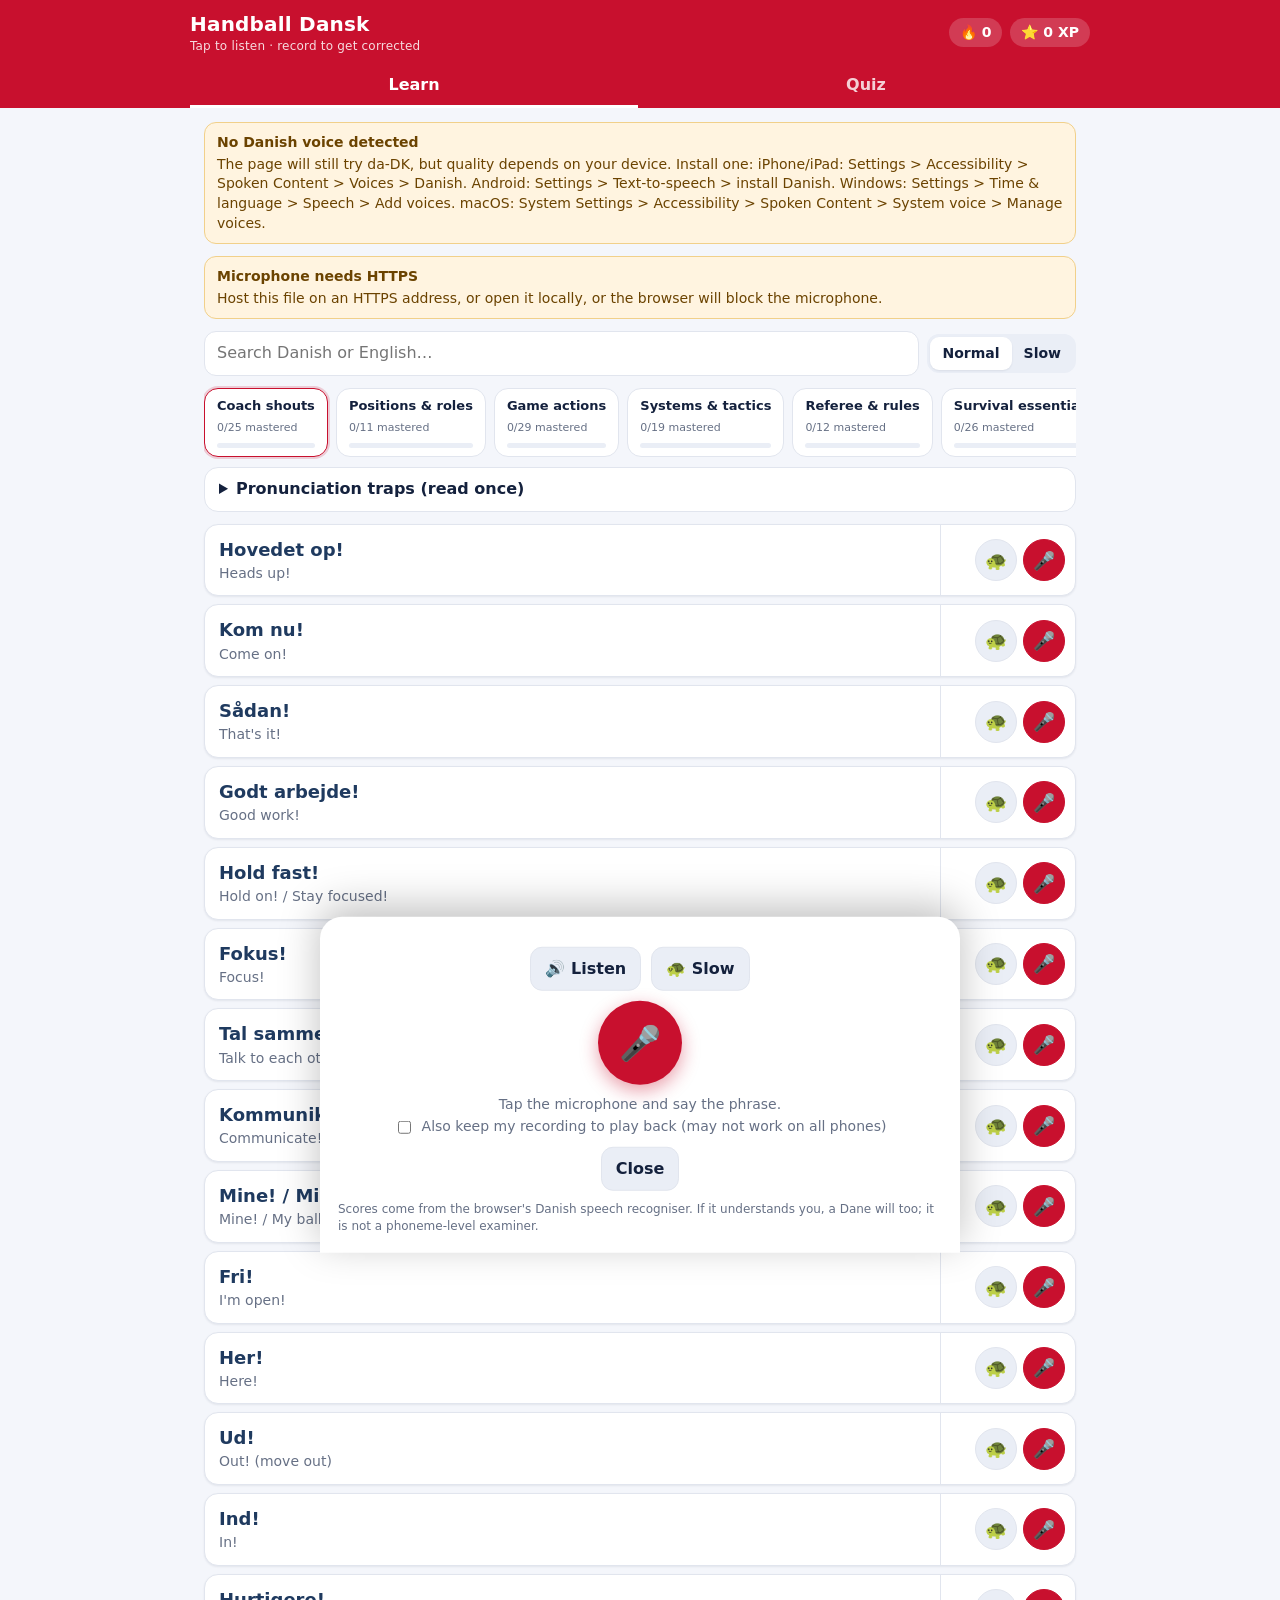
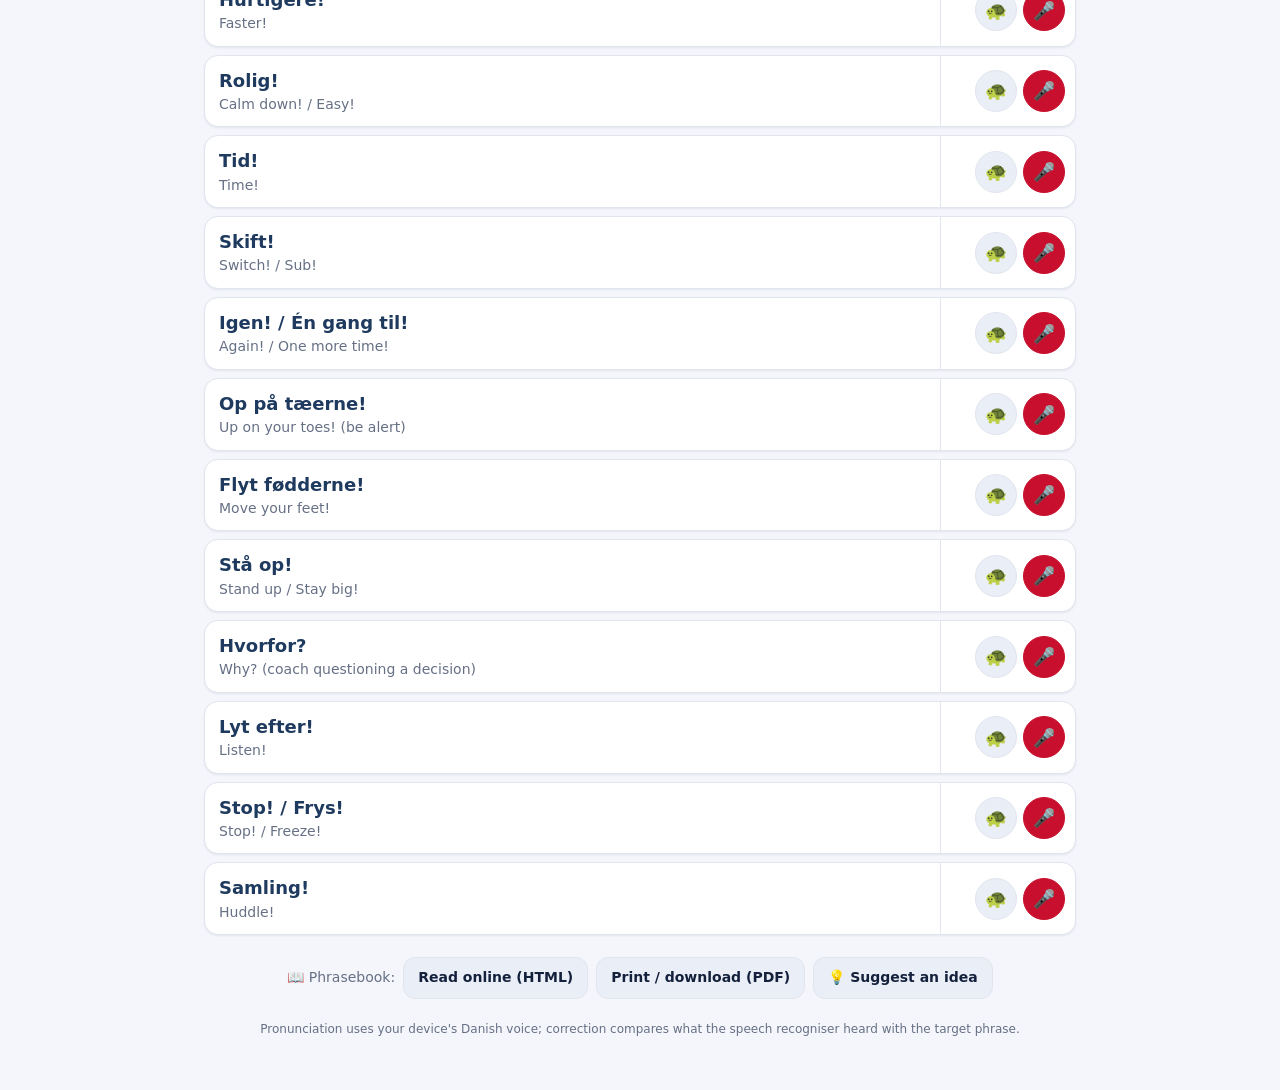
<file: index.html>
<!doctype html>
<html lang="en">
<head>
<meta charset="utf-8">
<meta name="viewport" content="width=device-width,initial-scale=1">
<title>Handball Dansk</title>
<link rel="icon" type="image/svg+xml" href="favicon.svg">
<link rel="apple-touch-icon" href="apple-touch-icon.png">
<meta http-equiv="refresh" content="0; url=danish-handball-trainer.html">
<link rel="canonical" href="danish-handball-trainer.html">
</head>
<body>
<p><a href="danish-handball-trainer.html">Open Handball Dansk</a></p>
</body>
</html>
</file>
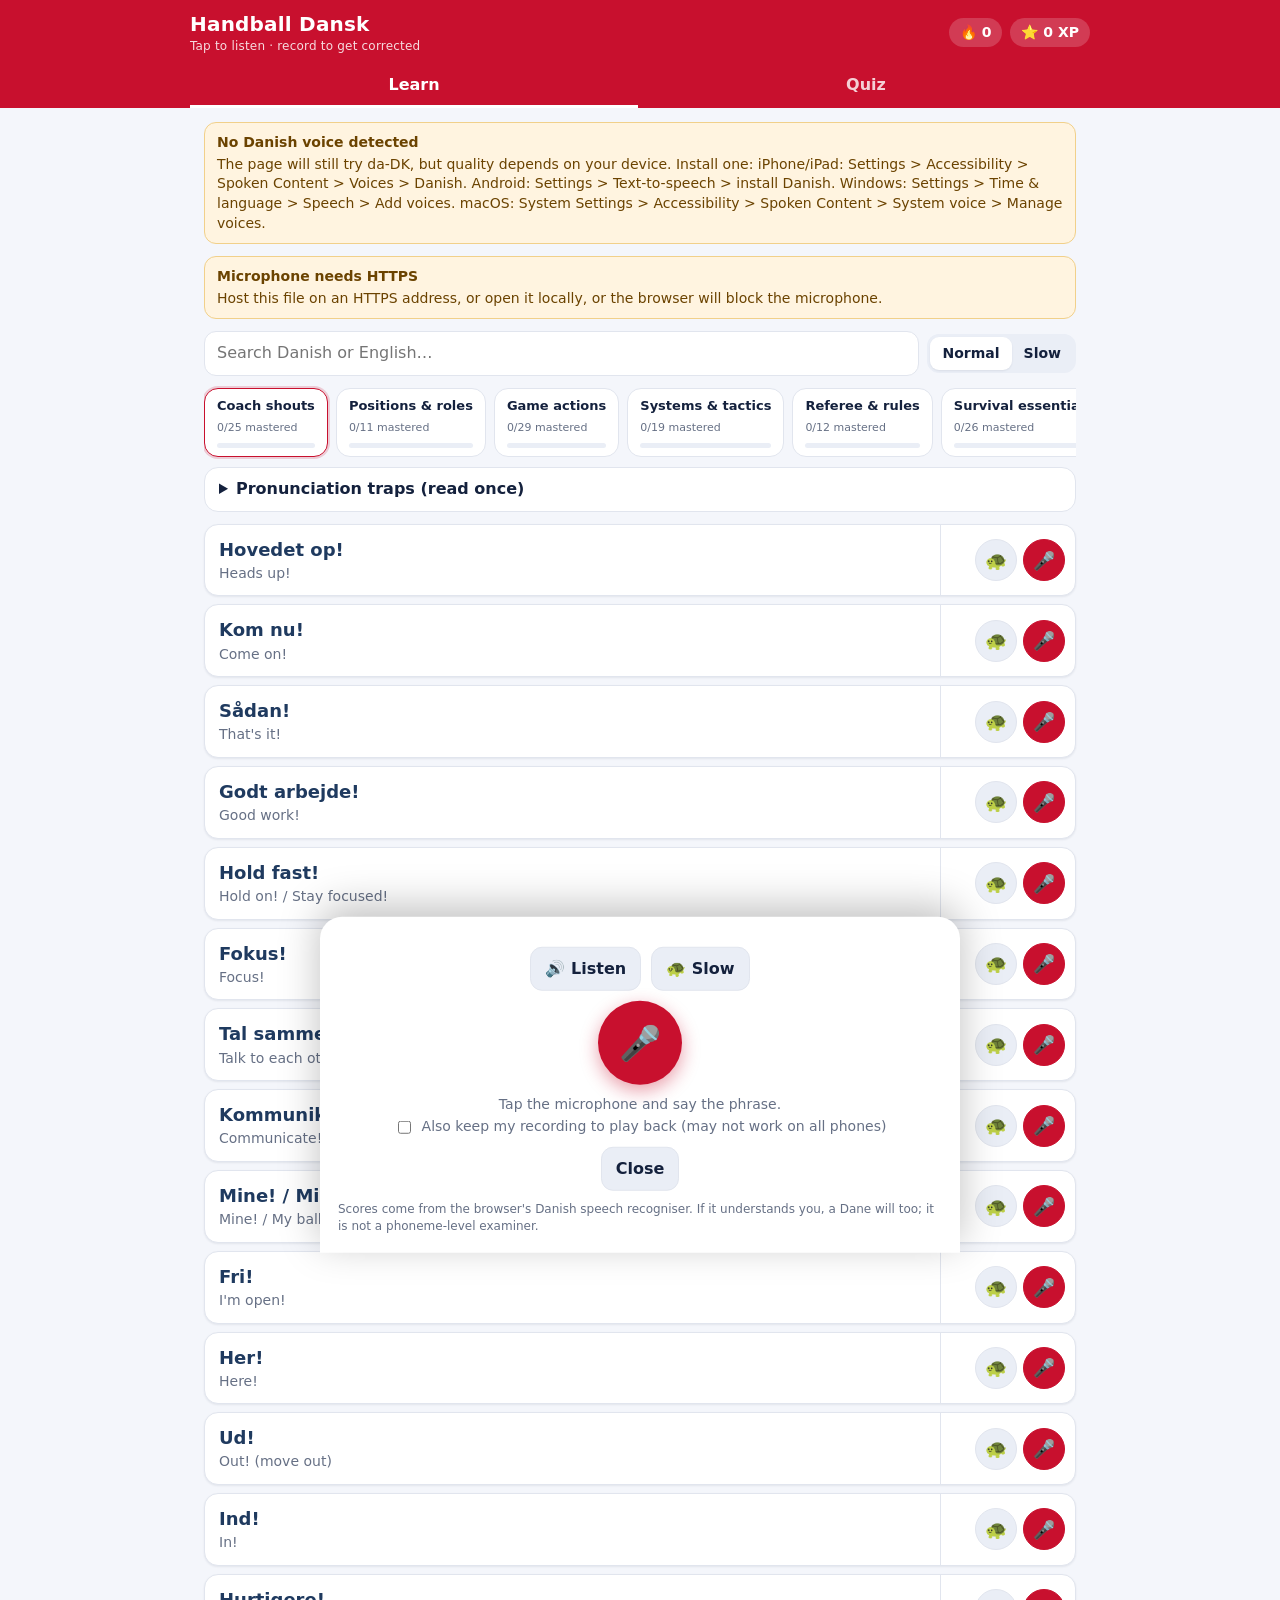
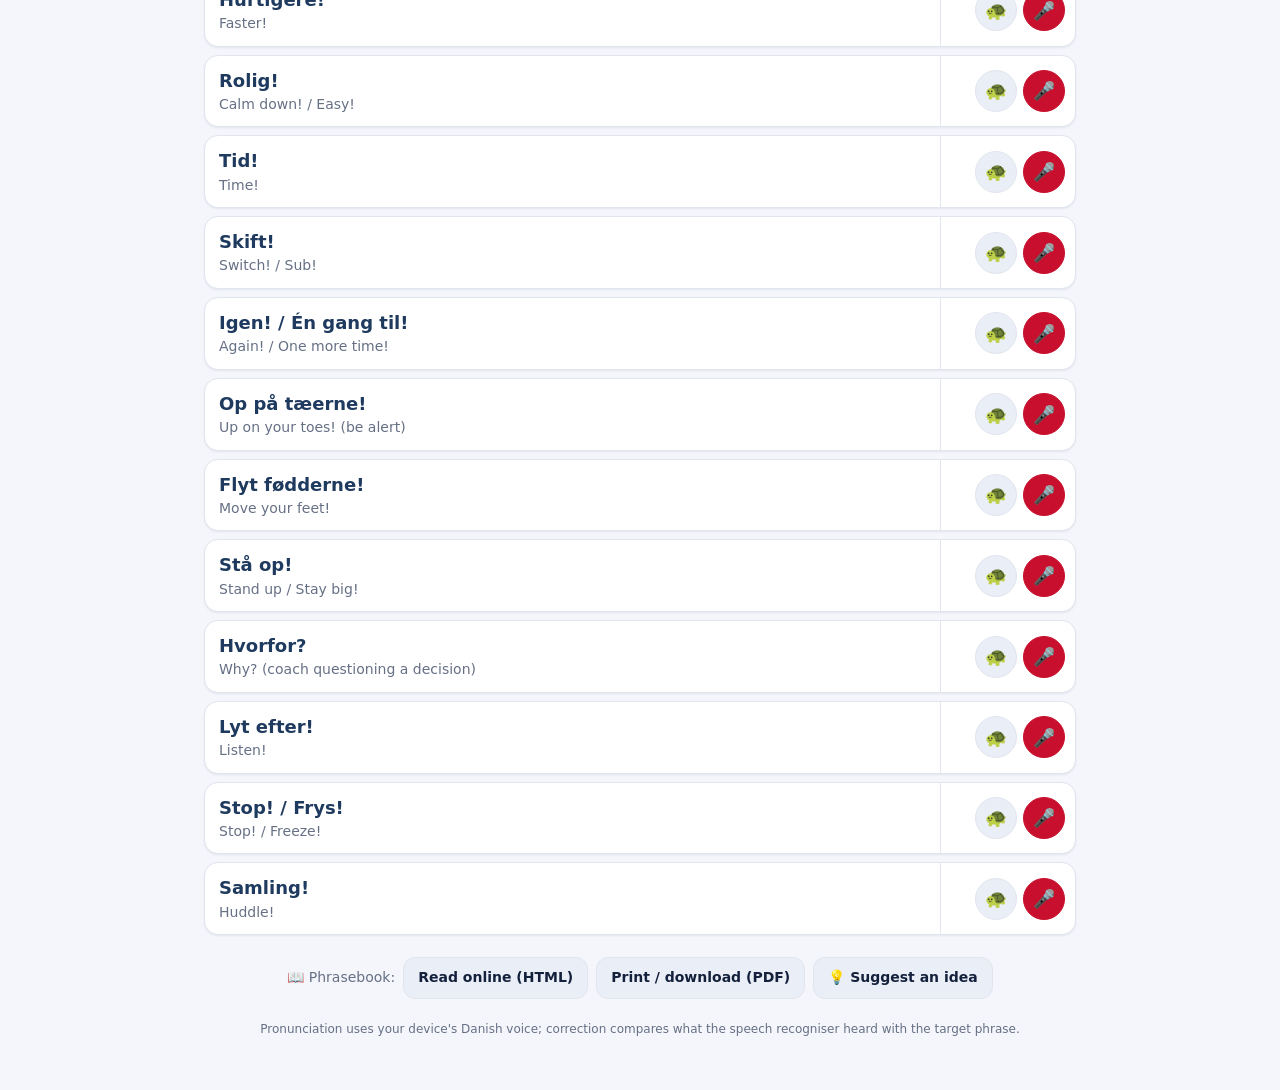
<file: danish-handball-trainer.html>
<!doctype html>
<html lang="en">
<head>
<meta charset="utf-8">
<meta name="viewport" content="width=device-width,initial-scale=1,viewport-fit=cover">
<meta name="theme-color" content="#C8102E">
<title>Handball Dansk</title>
<link rel="icon" type="image/svg+xml" href="[data-uri]">
<link rel="apple-touch-icon" href="[data-uri]">
<style>
:root{--bg:#f4f6fb;--card:#fff;--ink:#14213d;--mut:#667085;--line:#e1e5ee;--red:#c8102e;--navy:#1f3a5f;--ok:#17a05a;--warn:#d98a00;--bad:#d92d20;--chip:#eaeef6;--shadow:0 1px 2px rgba(20,33,61,.08)}
@media(prefers-color-scheme:dark){:root{--bg:#0d1320;--card:#172033;--ink:#eef2fb;--mut:#9aa6bd;--line:#26314a;--chip:#212c45;--navy:#9db7e8;--shadow:none}}
*{box-sizing:border-box;-webkit-tap-highlight-color:transparent}
html,body{margin:0;background:var(--bg);color:var(--ink);font:16px/1.4 system-ui,-apple-system,"Segoe UI",Roboto,Arial,sans-serif}
button{font:inherit;color:inherit;cursor:pointer}
header{position:sticky;top:0;z-index:20;background:var(--red);color:#fff;padding:calc(env(safe-area-inset-top) + 10px) 16px 0}
.top{display:flex;align-items:center;justify-content:space-between;gap:12px;max-width:900px;margin:0 auto}
.brand{font-weight:800;font-size:20px;letter-spacing:.2px}
.brand small{display:block;font-weight:500;font-size:12px;opacity:.85}
.stats{display:flex;gap:8px}
.pill{background:rgba(255,255,255,.18);border-radius:999px;padding:5px 11px;font-weight:700;font-size:14px;white-space:nowrap}
nav{display:flex;gap:4px;max-width:900px;margin:10px auto 0}
nav button{flex:1;background:transparent;border:0;border-bottom:3px solid transparent;color:#fff;opacity:.8;padding:9px 4px;font-weight:700}
nav button.on{opacity:1;border-color:#fff}
main{max-width:900px;margin:0 auto;padding:14px 14px calc(env(safe-area-inset-bottom) + 40px)}
.banner{background:#fff4e0;color:#6b4300;border:1px solid #f1d08a;border-radius:12px;padding:10px 12px;margin-bottom:12px;font-size:14px}
@media(prefers-color-scheme:dark){.banner{background:#33270f;color:#f5d9a0;border-color:#5e4515}}
.banner b{display:block;margin-bottom:2px}
.bar{display:flex;flex-wrap:wrap;gap:8px;align-items:center;margin-bottom:10px}
.bar input[type=search],.bar select{flex:1;min-width:150px;border:1px solid var(--line);background:var(--card);color:var(--ink);border-radius:12px;padding:10px 12px;font:inherit}
.seg{display:inline-flex;background:var(--chip);border-radius:12px;padding:3px}
.seg button{border:0;background:transparent;padding:7px 12px;border-radius:9px;font-weight:600;font-size:14px}
.seg button.on{background:var(--card);box-shadow:var(--shadow)}
.chips{display:flex;gap:8px;overflow-x:auto;padding:2px 0 10px;scrollbar-width:none}
.chips::-webkit-scrollbar{display:none}
.chip{flex:0 0 auto;border:1px solid var(--line);background:var(--card);border-radius:14px;padding:8px 12px;text-align:left;min-width:118px}
.chip.on{border-color:var(--red);box-shadow:0 0 0 2px rgba(200,16,46,.18)}
.chip b{display:block;font-size:13px;white-space:nowrap}
.chip i{display:block;height:5px;border-radius:5px;background:var(--chip);margin-top:6px;overflow:hidden}
.chip i span{display:block;height:100%;background:var(--ok);width:0}
.chip small{color:var(--mut);font-size:11px}
details.tips{background:var(--card);border:1px solid var(--line);border-radius:14px;padding:10px 14px;margin-bottom:12px}
details.tips summary{font-weight:700;cursor:pointer}
details.tips ul{margin:8px 0 2px;padding-left:20px;color:var(--mut);font-size:14px}
details.tips li{margin:3px 0}
.list{display:grid;gap:8px}
.card{display:flex;align-items:stretch;background:var(--card);border:1px solid var(--line);border-radius:14px;box-shadow:var(--shadow);overflow:hidden}
.card .main{flex:1;text-align:left;border:0;background:transparent;padding:12px 14px;min-width:0}
.card .main:active{background:var(--chip)}
.card.playing{border-color:var(--red)}
.da{font-weight:800;font-size:18px;color:var(--navy);overflow-wrap:anywhere}
.en{color:var(--mut);font-size:14px;margin-top:2px;overflow-wrap:anywhere}
.acts{display:flex;align-items:center;gap:6px;padding:0 10px;border-left:1px solid var(--line)}
.ib{width:42px;height:42px;border-radius:50%;border:1px solid var(--line);background:var(--chip);display:grid;place-items:center;font-size:18px}
.ib:active{transform:scale(.94)}
.ib.mic{background:var(--red);border-color:var(--red);color:#fff}
.star{font-size:15px;min-width:18px;text-align:center}
.empty{padding:30px;text-align:center;color:var(--mut)}
/* sheet */
.scrim{position:fixed;inset:0;background:rgba(10,15,30,.55);z-index:40;display:none}
.scrim.on{display:block}
.sheet{position:fixed;left:0;right:0;bottom:0;z-index:50;background:var(--card);border-radius:22px 22px 0 0;max-width:640px;margin:0 auto;padding:18px 18px calc(env(safe-area-inset-bottom) + 18px);transform:translateY(105%);transition:transform .22s ease;max-height:92vh;overflow:auto;box-shadow:0 -10px 40px rgba(0,0,0,.25)}
.sheet.on{transform:none}
.sheet h2{margin:0;font-size:24px;color:var(--navy);overflow-wrap:anywhere}
.sheet .sub{color:var(--mut);margin:2px 0 12px}
.row{display:flex;gap:10px;align-items:center;justify-content:center;flex-wrap:wrap;margin:10px 0}
.btn{border:1px solid var(--line);background:var(--chip);border-radius:12px;padding:10px 14px;font-weight:700}
.btn.pri{background:var(--red);border-color:var(--red);color:#fff}
.big{width:84px;height:84px;border-radius:50%;border:0;background:var(--red);color:#fff;font-size:34px;display:grid;place-items:center;box-shadow:0 6px 18px rgba(200,16,46,.4)}
.big.rec{animation:pulse 1.1s infinite;background:#a30d25}
@keyframes pulse{0%{box-shadow:0 0 0 0 rgba(200,16,46,.6)}100%{box-shadow:0 0 0 22px rgba(200,16,46,0)}}
.status{text-align:center;color:var(--mut);min-height:22px;font-size:14px}
.result{border-top:1px solid var(--line);margin-top:12px;padding-top:12px}
.score{display:flex;align-items:center;gap:14px}
.score .n{font-size:40px;font-weight:900;line-height:1}
.meter{flex:1;height:10px;border-radius:10px;background:var(--chip);overflow:hidden}
.meter span{display:block;height:100%;width:0;transition:width .4s}
.verdict{font-weight:800;margin:8px 0 6px}
.toks{display:flex;flex-wrap:wrap;gap:6px;margin:8px 0}
.tok{padding:4px 9px;border-radius:9px;font-weight:700;border:1px solid transparent}
.tok.ok{background:rgba(23,160,90,.14);color:var(--ok);border-color:rgba(23,160,90,.4)}
.tok.close{background:rgba(217,138,0,.14);color:var(--warn);border-color:rgba(217,138,0,.4)}
.tok.bad{background:rgba(217,45,32,.12);color:var(--bad);border-color:rgba(217,45,32,.4)}
.heard{color:var(--mut);font-size:14px}
.heard b{color:var(--ink)}
.hints{margin:8px 0 0;padding-left:20px;font-size:14px}
.hints li{margin:4px 0}
.fine{font-size:12px;color:var(--mut);margin-top:10px}
label.sw{display:flex;gap:8px;align-items:center;font-size:14px;color:var(--mut);justify-content:center}
/* quiz */
.q{background:var(--card);border:1px solid var(--line);border-radius:18px;padding:18px;box-shadow:var(--shadow)}
.qprog{height:8px;border-radius:8px;background:var(--chip);overflow:hidden;margin-bottom:14px}
.qprog span{display:block;height:100%;background:var(--ok);width:0;transition:width .3s}
.qspk{display:flex;justify-content:center;margin:6px 0 10px}
.qspk .big{width:96px;height:96px;font-size:40px}
.qda{text-align:center;font-size:22px;font-weight:800;color:var(--navy);min-height:30px;margin-bottom:12px}
.opts{display:grid;gap:8px}
.opt{border:2px solid var(--line);background:var(--card);border-radius:14px;padding:13px 14px;text-align:left;font-weight:600}
.opt.right{border-color:var(--ok);background:rgba(23,160,90,.12)}
.opt.wrong{border-color:var(--bad);background:rgba(217,45,32,.1)}
.opt:disabled{cursor:default}
.qfoot{display:flex;justify-content:space-between;align-items:center;margin-top:14px;gap:10px}
.final{text-align:center;padding:10px}
.final .n{font-size:54px;font-weight:900;color:var(--navy)}
.btn:disabled,.big:disabled{opacity:.45;cursor:default;box-shadow:none}
.qrec{border-top:1px solid var(--line);margin-top:14px;padding-top:6px}
.qrec .result{margin-top:8px}
.hide{display:none!important}
.foot{color:var(--mut);font-size:12px;margin-top:22px;text-align:center}
.docs{display:flex;flex-wrap:wrap;gap:8px;align-items:center;justify-content:center;margin-top:22px;font-size:14px;color:var(--mut)}
.docs .btn{text-decoration:none;color:var(--ink);font-size:14px}
</style>
</head>
<body>
<header>
  <div class="top">
    <div class="brand">Handball Dansk<small>Tap to listen · record to get corrected</small></div>
    <div class="stats"><span class="pill" id="streak">🔥 0</span><span class="pill" id="xp">⭐ 0 XP</span></div>
  </div>
  <nav>
    <button id="tabLearn" class="on">Learn</button>
    <button id="tabQuiz">Quiz</button>
  </nav>
</header>

<main>
  <div id="banners"></div>

  <section id="learn">
    <div class="bar">
      <input type="search" id="q" placeholder="Search Danish or English…" autocomplete="off">
      <div class="seg" id="speed"><button data-s="1" class="on">Normal</button><button data-s="0">Slow</button></div>
      <select id="voiceSel" class="hide" aria-label="Danish voice"></select>
    </div>
    <div class="chips" id="chips"></div>
    <details class="tips">
      <summary>Pronunciation traps (read once)</summary>
      <ul>
        <li><b>Soft D</b>: a "d" after a vowel is a soft "th" as in "the": <i>med, rød, blad</i>.</li>
        <li><b>æ, ø, å</b>: æ ≈ short "air", ø ≈ "uh" with rounded lips, å ≈ "aw".</li>
        <li><b>Swallowed endings</b>: <i>-et</i> and <i>-ede</i> almost vanish: <i>spillede</i> ≈ "spell-uh".</li>
        <li><b>Stød</b>: a throat catch that changes meaning (<i>hun</i> "she" vs <i>hund</i> "dog"). Learn by ear.</li>
        <li><b>jeg</b> = "yai". <b>hv-</b> = "v". Final <b>g</b> is often silent.</li>
        <li>Rhythm is flat and fast. Coaches use short fragments: master the shouts and positions first.</li>
      </ul>
    </details>
    <div class="list" id="list"></div>
  </section>

  <section id="quizView" class="hide">
    <div class="bar">
      <select id="quizScope" aria-label="Quiz scope"></select>
      <label class="sw"><input type="checkbox" id="hideText"> Listening only (hide Danish)</label>
    </div>
    <div id="quizBody"></div>
  </section>

  <div class="docs" aria-label="Phrasebook and ideas">
    <span>📖 Phrasebook:</span>
    <a class="btn" href="https://fzaire.github.io/danish-english-handball-language/docs/Danish_english_vocabulary_for_Handball.html" target="_blank" rel="noopener">Read online (HTML)</a>
    <a class="btn" href="https://fzaire.github.io/danish-english-handball-language/docs/Danish_english_vocabulary_for_Handball.pdf" target="_blank" rel="noopener">Print / download (PDF)</a>
    <a class="btn" href="https://github.com/fzaire/danish-english-handball-language/discussions/new?category=ideas" target="_blank" rel="noopener">💡 Suggest an idea</a>
  </div>

  <p class="foot">Pronunciation uses your device's Danish voice; correction compares what the speech recogniser heard with the target phrase.</p>
</main>

<div class="scrim" id="scrim"></div>
<div class="sheet" id="sheet" role="dialog" aria-modal="true" aria-label="Pronunciation practice">
  <h2 id="shDa"></h2>
  <div class="sub" id="shEn"></div>
  <div class="row">
    <button class="btn" id="shPlay">🔊 Listen</button>
    <button class="btn" id="shSlow">🐢 Slow</button>
  </div>
  <div class="row"><button class="big" id="shRec" aria-label="Record">🎤</button></div>
  <div class="status" id="shStatus">Tap the microphone and say the phrase.</div>
  <label class="sw"><input type="checkbox" id="keepAudio"> Also keep my recording to play back (may not work on all phones)</label>
  <div class="result hide" id="shRes">
    <div class="score"><div class="n" id="shScore">0</div><div class="meter"><span id="shMeter"></span></div></div>
    <div class="verdict" id="shVerdict"></div>
    <div class="toks" id="shToks"></div>
    <div class="heard" id="shHeard"></div>
    <ul class="hints" id="shHints"></ul>
    <div class="row hide" id="shMine"><button class="btn" id="shPlayMine">▶ Hear yourself</button></div>
  </div>
  <div class="row"><button class="btn" id="shClose">Close</button></div>
  <div class="fine">Scores come from the browser's Danish speech recogniser. If it understands you, a Dane will too; it is not a phoneme-level examiner.</div>
</div>

<script>
/* ---------- DATA: [danish, english, optional spoken text] ---------- */
const DATA=[
{id:"shouts",t:"Coach shouts",rows:[
["Hovedet op!","Heads up!"],["Kom nu!","Come on!"],["Sådan!","That's it!"],["Godt arbejde!","Good work!"],["Hold fast!","Hold on! / Stay focused!"],["Fokus!","Focus!"],["Tal sammen!","Talk to each other!"],["Kommuniker!","Communicate!"],["Mine! / Min bold!","Mine! / My ball!"],["Fri!","I'm open!"],["Her!","Here!"],["Ud!","Out! (move out)"],["Ind!","In!"],["Hurtigere!","Faster!"],["Rolig!","Calm down! / Easy!"],["Tid!","Time!"],["Skift!","Switch! / Sub!"],["Igen! / Én gang til!","Again! / One more time!"],["Op på tæerne!","Up on your toes! (be alert)"],["Flyt fødderne!","Move your feet!"],["Stå op!","Stand up / Stay big!"],["Hvorfor?","Why? (coach questioning a decision)"],["Lyt efter!","Listen!"],["Stop! / Frys!","Stop! / Freeze!"],["Samling!","Huddle!"]]},
{id:"pos",t:"Positions & roles",rows:[
["Målmand","Goalkeeper"],["Venstre fløj / Højre fløj","Left / Right wing"],["Venstre back / Højre back","Left / Right back"],["Playmaker / Midterback","Centre back"],["Streg / Stregspiller","Pivot / Line player"],["Bagspiller","Backcourt player"],["Kaptajn","Captain"],["Træner / Assistenttræner","Coach / Assistant coach"],["Holdkammerat","Teammate"],["Dommer","Referee"],["Sekretær / Tidtager","Table official / Timekeeper"]]},
{id:"actions",t:"Game actions",rows:[
["Bold","Ball"],["Aflevering / Aflever!","Pass / Pass it!"],["Skud / Skyd!","Shot / Shoot!"],["Mål!","Goal!"],["Redning","Save"],["Straffekast","7m penalty"],["Frikast","Free throw"],["Indkast","Throw-in (from sideline)"],["Udkast","Goalkeeper's throw-out"],["Kontra / Hurtigt angreb","Fast break"],["1. bølge / 2. bølge","First / second wave","første bølge / anden bølge"],["Gennembrud","Breakthrough"],["Spring skud","Jump shot"],["Finte / Lav en finte","Fake / Make a fake"],["Skærm / Sæt skærm","Screen / Set a screen"],["Skift / Kryds","Switch / Cross"],["Blok / Blokering","Block"],["Erobring","Steal / Ball win"],["Tabt bold","Turnover"],["Teknisk fejl","Technical fault"],["Skridt","Travelling (steps)"],["Dobbeltdribling","Double dribble"],["Fejl","Mistake / Foul"],["Passivt spil","Passive play"],["Forvarsel","Passive play warning"],["Overtal / Undertal","Power play / Short-handed"],["Syv mod seks","7v6 (empty goal)"],["Tomt mål","Empty net"],["Tilbage! / Hjem!","Get back! (defensive transition)"]]},
{id:"tactics",t:"Systems & tactics",rows:[
["Angreb / Forsvar","Attack / Defence"],["Opstilling","Formation / Set-up"],["6-0 (seks-nul)","6:0 defence","seks nul"],["5-1 (fem-et)","5:1 defence","fem et"],["3-2-1 (tre-to-en)","3:2:1 defence","tre to en"],["Mand-mand","Man-to-man"],["Offensivt / Defensivt","Aggressive / Passive (defence)"],["Dæk op / Dæk ud","Step up / Step out on the shooter"],["Luk hullet","Close the gap"],["Pres","Press"],["Hold afstand","Keep distance"],["Tag din mand","Take your man"],["Hjælp! / Hjælpeforsvar","Help! / Help defence"],["Spil på stregen","Play to the pivot"],["Spil ud på fløjen","Play out to the wing"],["Gå i dybden","Penetrate / Go deep"],["Vær tålmodig","Be patient"],["Hold bolden","Keep possession"],["Sæt tempoet op / ned","Raise / Lower the tempo"]]},
{id:"rules",t:"Referee & rules",rows:[
["Udvisning (2 min)","2-minute suspension","Udvisning"],["Gult kort","Yellow card"],["Rødt kort","Red card"],["Blåt kort","Blue card (report)"],["Time-out / Holdtimeout","Team time-out"],["Straffekast til ...","Penalty to ..."],["Offensiv fejl","Offensive foul"],["Overtrædelse","Violation"],["Udskiftning / Skiftezone","Substitution / Substitution area"],["Halvleg / Pause","Half / Half-time"],["Forlænget spilletid","Extra time"],["Slutresultat","Final score"]]},
{id:"basics",t:"Survival essentials",rows:[
["Hej / Hej hej","Hi / Bye"],["Godmorgen / Godaften / Godnat","Good morning / evening / night"],["Vi ses","See you"],["Tak / Mange tak","Thanks / Thanks a lot"],["Selv tak / Det var så lidt","You're welcome"],["Undskyld","Sorry / Excuse me"],["Ja / Nej / Måske","Yes / No / Maybe"],["Jeg hedder Samuel","My name is Samuel"],["Hvad hedder du?","What's your name?"],["Jeg forstår ikke","I don't understand"],["Kan du sige det igen?","Can you say that again?"],["Kan du tale langsommere?","Can you speak slower?"],["Hvad betyder det?","What does that mean?"],["Hvordan siger man ... på dansk?","How do you say ... in Danish?"],["Taler du engelsk?","Do you speak English?"],["Du må gerne tale dansk til mig","You may speak Danish to me"],["Jeg lærer dansk","I'm learning Danish"],["Hvor er ...?","Where is ...?"],["Hvornår? / Hvad tid?","When? / What time?"],["Hvordan går det? / Det går fint","How's it going? / Going well"],["Jeg er træt / sulten / tørstig","I'm tired / hungry / thirsty"],["Det er okay / Det er fint","It's fine"],["Pyt!","Never mind / shake it off"],["Held og lykke","Good luck"],["Tillykke","Congratulations"],["Godt gået! / Flot!","Well done! / Nice!"]]},
{id:"nums",t:"Numbers & days",rows:[
["en / et","1"],["to","2"],["tre","3"],["fire","4"],["fem","5"],["seks","6"],["syv","7"],["otte","8"],["ni","9"],["ti","10"],["elleve","11"],["tolv","12"],["tretten","13"],["fjorten","14"],["femten","15"],["seksten","16"],["sytten","17"],["atten","18"],["nitten","19"],["tyve","20"],
["mandag / tirsdag / onsdag","Monday / Tuesday / Wednesday"],["torsdag / fredag","Thursday / Friday"],["lørdag / søndag","Saturday / Sunday"],["i dag / i morgen / i går","today / tomorrow / yesterday"],["i aften","tonight"]]},
{id:"training",t:"Training",rows:[
["Træning","Training"],["Opvarmning","Warm-up"],["Udstrækning / Stræk","Stretching"],["Styrketræning","Strength training"],["Løb / Løbetræning","Running / Conditioning"],["Skudtræning","Shooting drill"],["Øvelse","Drill"],["To og to / Par","In pairs"],["Stil jer op i en række","Line up"],["Hold A / Hold B","Team A / Team B"],["Veste","Bibs"],["Kegler","Cones"],["Bolde","Balls"],["Pause (2 min)","Break (2 min)","Pause"],["Vand","Water"],["Harpiks","Resin / Grip wax"],["Sidste gang","Last time / Last rep"],["Godt træningspas","Good session"]]},
{id:"logistics",t:"Locker room & logistics",rows:[
["Omklædningsrum","Changing room"],["Hal","Sports hall"],["Bad","Shower"],["Trøje","Jersey"],["Sko","Shoes"],["Taske","Bag"],["Kampdag","Match day"],["Hjemmekamp / Udekamp","Home / Away game"],["Mødetid","Meeting time"],["Afgang","Departure"],["Hvem kører?","Who's driving?"],["Har du en ekstra ...?","Do you have a spare ...?"],["Må jeg låne ...?","Can I borrow ...?"],["Hvornår er næste træning?","When is the next practice?"],["Jeg kommer for sent","I'll be late"],["Jeg kan ikke komme","I can't come"],["Jeg er syg","I'm sick"],["Hvor er toilettet?","Where's the toilet?"]]},
{id:"injury",t:"Injuries & medical",rows:[
["Jeg er skadet","I'm injured"],["Jeg har ondt i ...","I have pain in ..."],["Ankel / Knæ / Skulder","Ankle / Knee / Shoulder"],["Ryg / Lår / Læg","Back / Thigh / Calf"],["Finger / Hånd / Håndled","Finger / Hand / Wrist"],["Albue / Hoved / Nakke","Elbow / Head / Neck"],["Det gør ondt","It hurts"],["Jeg har brug for is","I need ice"],["Jeg skal til læge","I need to see a doctor"],["Jeg kan ikke spille","I can't play"],["Jeg kan godt spille","I can play"],["Fysioterapeut / Fysio","Physiotherapist"],["Forstuvet / Overstrakt / Brækket","Sprained / Strained / Broken"]]},
{id:"social",t:"Social & team culture",rows:[
["Hygge","Cosy, convivial togetherness"],["Skål!","Cheers!"],["Er du med?","Are you coming / in?"],["Skal vi ...?","Shall we ...?"],["Hvad skal vi lave?","What are we doing?"],["God kamp!","Good game!"],["Det var uheldigt","That was unlucky"],["Det var fortjent","That was deserved"],["Vi vandt / Vi tabte / Uafgjort","We won / We lost / Draw"],["Vi skal nok klare det","We'll manage"],["Det var en god kamp","That was a good game"],["Tak for kampen","Thanks for the game (to opponents)"],["Tak for i dag","Thanks for today"],["Jeg glæder mig til ...","I'm looking forward to ..."],["Lækkert / Fedt","Awesome / Cool"],["Det er sjovt","That's fun"],["Du er god","You're good"]]}
];
DATA.forEach(s=>{s.items=s.rows.map((r,i)=>({id:s.id+"-"+i,sec:s.id,da:r[0],en:r[1],say:r[2]||r[0]}))});
const ALL=DATA.flatMap(s=>s.items);

/* ---------- helpers ---------- */
const $=s=>document.querySelector(s);
const store={get(k,d){try{const v=localStorage.getItem("dh_"+k);return v==null?d:JSON.parse(v)}catch(e){return d}},set(k,v){try{localStorage.setItem("dh_"+k,JSON.stringify(v))}catch(e){}}};
const S={xp:store.get("xp",0),streak:store.get("streak",0),last:store.get("last",""),best:store.get("best",{}),voice:store.get("voice",""),slow:false,sec:DATA[0].id,q:""};
const today=()=>new Date().toISOString().slice(0,10);
function touchDay(){const t=today();if(S.last===t)return;const y=new Date(Date.now()-864e5).toISOString().slice(0,10);S.streak=(S.last===y)?S.streak+1:1;S.last=t;store.set("streak",S.streak);store.set("last",S.last);paintStats()}
function addXP(n){S.xp+=n;store.set("xp",S.xp);touchDay();paintStats()}
function paintStats(){$("#xp").textContent="⭐ "+S.xp+" XP";$("#streak").textContent="🔥 "+S.streak}
const toVariants=t=>t.split(/\s*\/\s*/).map(v=>v.replace(/\([^)]*\)/g,"").replace(/\.\.\./g,"").replace(/\s+([?!])/g,"$1").replace(/\s+/g," ").trim()).filter(Boolean);

/* ---------- speech synthesis ---------- */
const synth=window.speechSynthesis;
let voices=[];
function loadVoices(){
  if(!synth)return;
  voices=synth.getVoices().filter(v=>/^da([-_]|$)/i.test(v.lang));
  const sel=$("#voiceSel");
  if(voices.length>1){
    sel.classList.remove("hide");
    sel.innerHTML=voices.map(v=>`<option value="${v.voiceURI}">${v.name} (${v.lang})</option>`).join("");
    sel.value=voices.find(v=>v.voiceURI===S.voice)?S.voice:voices[0].voiceURI;
  }else sel.classList.add("hide");
  paintBanners();
}
$("#voiceSel").onchange=e=>{S.voice=e.target.value;store.set("voice",S.voice)};
function pickVoice(){return voices.find(v=>v.voiceURI===S.voice)||voices[0]||null}
function sleep(ms){return new Promise(r=>setTimeout(r,ms))}
let speakToken=0;
async function speak(text,opts={}){
  if(!synth){return}
  const my=++speakToken;
  synth.cancel();
  const parts=toVariants(text);
  const rate=opts.slow??S.slow?0.62:0.92;
  for(let i=0;i<parts.length;i++){
    if(my!==speakToken)return;
    await new Promise(res=>{
      const u=new SpeechSynthesisUtterance(parts[i]);
      u.lang="da-DK";const v=pickVoice();if(v)u.voice=v;
      u.rate=rate;u.pitch=1;
      u.onend=res;u.onerror=res;
      synth.speak(u);
    });
    if(i<parts.length-1)await sleep(320);
  }
}
function stopSpeak(){speakToken++;if(synth)synth.cancel()}

/* ---------- banners ---------- */
const SR=window.SpeechRecognition||window.webkitSpeechRecognition;
function paintBanners(){
  const b=[];
  if(!synth)b.push(["No speech output","This browser cannot speak. Use Chrome, Edge or Safari."]);
  else if(!voices.length)b.push(["No Danish voice detected","The page will still try da-DK, but quality depends on your device. Install one: iPhone/iPad: Settings > Accessibility > Spoken Content > Voices > Danish. Android: Settings > Text-to-speech > install Danish. Windows: Settings > Time & language > Speech > Add voices. macOS: System Settings > Accessibility > Spoken Content > System voice > Manage voices."]);
  if(!SR)b.push(["Recording and correction unavailable","This browser has no speech recognition (Firefox). Use Chrome, Edge or Safari for the microphone feature."]);
  if(location.protocol==="http:"&&location.hostname!=="localhost")b.push(["Microphone needs HTTPS","Host this file on an HTTPS address, or open it locally, or the browser will block the microphone."]);
  $("#banners").innerHTML=b.map(x=>`<div class="banner"><b>${x[0]}</b>${x[1]}</div>`).join("");
}

/* ---------- learn view ---------- */
function masteredCount(sec){return sec.items.filter(i=>(S.best[i.id]||0)>=80).length}
function paintChips(){
  $("#chips").innerHTML=DATA.map(s=>{const m=masteredCount(s),p=Math.round(m/s.items.length*100);
    return `<button class="chip ${s.id===S.sec&&!S.q?"on":""}" data-id="${s.id}"><b>${s.t}</b><small>${m}/${s.items.length} mastered</small><i><span style="width:${p}%"></span></i></button>`}).join("");
  document.querySelectorAll(".chip").forEach(c=>c.onclick=()=>{S.sec=c.dataset.id;S.q="";$("#q").value="";paintChips();paintList()});
}
function paintList(){
  const q=S.q.trim().toLowerCase();
  let items=q?ALL.filter(i=>(i.da+" "+i.en).toLowerCase().includes(q)):DATA.find(s=>s.id===S.sec).items;
  const el=$("#list");
  if(!items.length){el.innerHTML='<div class="empty">No match.</div>';return}
  el.innerHTML=items.map(i=>{const b=S.best[i.id]||0;const st=b>=90?"🏆":b>=80?"⭐":b>0?"•":"";
    return `<div class="card" data-id="${i.id}"><button class="main" data-play="${i.id}"><div class="da">${i.da}</div><div class="en">${i.en}</div></button><div class="acts"><span class="star" title="Best score ${b}">${st}</span><button class="ib" data-slow="${i.id}" aria-label="Slow">🐢</button><button class="ib mic" data-rec="${i.id}" aria-label="Practise">🎤</button></div></div>`}).join("");
  el.querySelectorAll("[data-play]").forEach(b=>b.onclick=()=>play(b.dataset.play,false));
  el.querySelectorAll("[data-slow]").forEach(b=>b.onclick=()=>play(b.dataset.slow,true));
  el.querySelectorAll("[data-rec]").forEach(b=>b.onclick=()=>openSheet(b.dataset.rec));
}
const byId=id=>ALL.find(i=>i.id===id);
async function play(id,slow){
  const it=byId(id);const card=document.querySelector(`.card[data-id="${id}"]`);
  if(card)card.classList.add("playing");
  await speak(it.say,{slow:slow?true:S.slow});
  if(card)card.classList.remove("playing");
}
$("#q").oninput=e=>{S.q=e.target.value;paintChips();paintList()};
$("#speed").onclick=e=>{const b=e.target.closest("button");if(!b)return;S.slow=b.dataset.s==="0";document.querySelectorAll("#speed button").forEach(x=>x.classList.toggle("on",x===b))};

/* ---------- scoring ---------- */
const NUM={"0":"nul","1":"en","2":"to","3":"tre","4":"fire","5":"fem","6":"seks","7":"syv","8":"otte","9":"ni","10":"ti","11":"elleve","12":"tolv","13":"tretten","14":"fjorten","15":"femten","16":"seksten","17":"sytten","18":"atten","19":"nitten","20":"tyve"};
function tokens(s){return s.toLowerCase().replace(/[.,!?;:"“”()]/g," ").replace(/[-–]/g," ").replace(/\s+/g," ").trim().split(" ").filter(Boolean).map(t=>NUM[t]||t)}
function lev(a,b){const m=a.length,n=b.length;if(!m)return n;if(!n)return m;let p=Array.from({length:n+1},(_,j)=>j);for(let i=1;i<=m;i++){const c=[i];for(let j=1;j<=n;j++)c[j]=Math.min(p[j]+1,c[j-1]+1,p[j-1]+(a[i-1]===b[j-1]?0:1));p=c}return p[n]}
const sim=(a,b)=>a===b?1:1-lev(a,b)/Math.max(a.length,b.length);
function align(T,H){
  const n=T.length,m=H.length,D=[],B=[];
  for(let i=0;i<=n;i++){D.push(Array(m+1).fill(0));B.push(Array(m+1).fill(0))}
  for(let i=1;i<=n;i++){D[i][0]=i;B[i][0]=1}
  for(let j=1;j<=m;j++){D[0][j]=j*0.6;B[0][j]=2}
  for(let i=1;i<=n;i++)for(let j=1;j<=m;j++){
    const a=D[i-1][j-1]+(1-sim(T[i-1],H[j-1])),b=D[i-1][j]+1,c=D[i][j-1]+0.6;
    const mn=Math.min(a,b,c);D[i][j]=mn;B[i][j]=mn===a?0:mn===b?1:2}
  const res=[];let i=n,j=m,extra=0;
  while(i>0||j>0){const k=B[i][j];
    if(i>0&&j>0&&k===0){res.unshift({t:T[i-1],h:H[j-1],s:sim(T[i-1],H[j-1])});i--;j--}
    else if(i>0&&(k===1||j===0)){res.unshift({t:T[i-1],h:null,s:0});i--}
    else{extra++;j--}}
  return {res,extra};
}
function scoreAgainst(targets,heard){
  const H=tokens(heard);let best=null;
  for(const t of targets){const T=tokens(t);if(!T.length)continue;
    const {res,extra}=align(T,H);
    const sc=Math.max(0,Math.round((res.reduce((a,r)=>a+r.s*r.s,0)/T.length*100)-extra*6));
    if(!best||sc>best.score)best={score:sc,res,extra,target:t,heard}}
  return best;
}
const TIPS=[
 [t=>t==="jeg","\"jeg\" sounds like \"yai\"."],
 [t=>/[aeiouyæøå]d($|e$|t$|s$)/.test(t),"Soft D: after a vowel the d is a soft \"th\" (like in \"the\"), not a hard d."],
 [t=>/^hv/.test(t),"hv- is pronounced just \"v\"; the h is silent."],
 [t=>/æ/.test(t),"æ is a short \"air\" (like in \"bed\" with the mouth a little more open)."],
 [t=>/ø/.test(t),"ø: say \"uh\" with rounded lips."],
 [t=>/å/.test(t),"å sounds like \"aw\"."],
 [t=>/(ede|et)$/.test(t),"Word endings (-et, -ede) are swallowed; keep them very weak."],
 [t=>/g$/.test(t),"A final g is often silent or a light \"w/y\" glide (dag ≈ \"da\")."],
 [t=>/r/.test(t),"Danish r is soft, at the back of the throat, almost like a vowel."]
];
function hintsFor(res){
  const out=[];
  for(const r of res){if(r.s>=0.99)continue;
    for(const [f,msg] of TIPS){if(f(r.t)&&!out.includes(msg)){out.push(`<b>${r.t}</b>: ${msg}`);break}}
    if(out.length>=3)break}
  return out;
}

/* ---------- practice sheet ---------- */
let cur=null,rec=null,recording=false,mr=null,chunks=[],mineURL=null,micStream=null;
function openSheet(id){
  cur=byId(id);stopSpeak();
  $("#shDa").textContent=cur.da;$("#shEn").textContent=cur.en;
  $("#shRes").classList.add("hide");$("#shStatus").textContent=SR?"Tap the microphone and say the phrase.":"Speech recognition is not available in this browser.";
  $("#scrim").classList.add("on");$("#sheet").classList.add("on");
  speak(cur.say);
}
function closeSheet(){stopRec(true);stopSpeak();$("#scrim").classList.remove("on");$("#sheet").classList.remove("on");paintChips();paintList()}
$("#shClose").onclick=closeSheet;$("#scrim").onclick=closeSheet;
$("#shPlay").onclick=()=>speak(cur.say,{slow:false});
$("#shSlow").onclick=()=>speak(cur.say,{slow:true});
$("#shRec").onclick=()=>recording?stopRec(false):startRec();

function setStatus(t){$("#shStatus").textContent=t}
async function startRec(){
  if(!SR){setStatus("This browser has no speech recognition. Try Chrome, Edge or Safari.");return}
  stopSpeak();
  if($("#keepAudio").checked){
    try{micStream=await navigator.mediaDevices.getUserMedia({audio:true});mr=new MediaRecorder(micStream);chunks=[];mr.ondataavailable=e=>chunks.push(e.data);mr.start()}catch(e){mr=null}
  }
  recognize({
    start:()=>{$("#shRec").classList.add("rec");setStatus("Listening… say it now")},
    result:evaluate,
    error:(code,msg)=>setStatus(msg),
    end:got=>{$("#shRec").classList.remove("rec");finishMine();if(!got&&$("#shStatus").textContent.startsWith("Listening"))setStatus("I heard nothing. Tap the microphone and try again.")}
  });
}
const REC_ERR={"not-allowed":"Microphone blocked. Allow microphone access for this page and try again.","service-not-allowed":"Speech service blocked by the browser or OS.","no-speech":"I heard nothing. Move closer and try again.","audio-capture":"No microphone found (or another app is using it).","language-not-supported":"This browser has no Danish recogniser.","network":"The speech service needs an internet connection."};
// Errors that retrying cannot fix; the quiz lets the learner continue after these.
const REC_HARD=["not-allowed","service-not-allowed","audio-capture","language-not-supported","network","start"];
function recognize(h){
  rec=new SR();rec.lang="da-DK";rec.interimResults=false;rec.maxAlternatives=5;rec.continuous=false;
  let got=false;
  rec.onstart=()=>{recording=true;h.start()};
  rec.onresult=e=>{if(got)return;got=true;const alts=[];for(const a of e.results[0])alts.push(a.transcript);h.result(alts)};
  rec.onerror=e=>h.error(e.error,REC_ERR[e.error]||("Recognition error: "+e.error));
  rec.onend=()=>{recording=false;h.end(got)};
  try{rec.start()}catch(e){recording=false;h.error("start","Could not start the microphone.");h.end(false)}
}
function bestScore(say,alts){
  const targets=toVariants(say);let best=null;
  for(const a of alts){const r=scoreAgainst(targets,a);if(r&&(!best||r.score>best.score))best=r}
  return best;
}
const esc=s=>String(s).replace(/[&<>"]/g,c=>({"&":"&amp;","<":"&lt;",">":"&gt;",'"':"&quot;"}[c]));
const tone=sc=>sc>=80?"var(--ok)":sc>=50?"var(--warn)":"var(--bad)";
const verdictText=sc=>sc>=90?"Perfekt! Sounds right to the recogniser.":sc>=80?"Flot! Very close.":sc>=50?"Næsten. A few sounds to fix.":"Prøv igen. Listen once more, then repeat slowly.";
const toksHTML=b=>b.res.map(r=>`<span class="tok ${r.s>=0.99?"ok":r.s>=0.7?"close":"bad"}">${esc(r.t)}</span>`).join("");
const heardHTML=b=>"I heard: <b>"+(b.heard?esc(b.heard):"…")+"</b>"+(b.target?" · target: <b>"+esc(b.target)+"</b>":"");
const hintsHTML=b=>b.score>=90?"":hintsFor(b.res).map(x=>"<li>"+x+"</li>").join("");
function stopRec(silent){try{rec&&rec.stop()}catch(e){}if(silent){try{rec&&(rec.onresult=null)}catch(e){}}}
function finishMine(){
  try{if(mr&&mr.state!=="inactive"){mr.onstop=()=>{if(chunks.length){if(mineURL)URL.revokeObjectURL(mineURL);mineURL=URL.createObjectURL(new Blob(chunks,{type:mr.mimeType||"audio/webm"}));$("#shMine").classList.remove("hide")}};mr.stop()}}catch(e){}
  try{micStream&&micStream.getTracks().forEach(t=>t.stop())}catch(e){}micStream=null;
}
$("#shPlayMine").onclick=()=>{if(mineURL){new Audio(mineURL).play()}};

function evaluate(alts){
  const best=bestScore(cur.say,alts);
  if(!best){setStatus("Could not evaluate. Try again.");return}
  const sc=best.score;
  const prev=S.best[cur.id]||0;
  if(sc>prev){S.best[cur.id]=sc;store.set("best",S.best)}
  addXP(sc>=80&&prev<80?10:sc>=50?3:1);
  $("#shRes").classList.remove("hide");
  $("#shMine").classList.toggle("hide",!mineURL||!$("#keepAudio").checked);
  $("#shScore").textContent=sc;
  const mt=$("#shMeter");mt.style.width=sc+"%";mt.style.background=tone(sc);
  $("#shScore").style.color=tone(sc);
  $("#shVerdict").textContent=verdictText(sc);
  $("#shToks").innerHTML=toksHTML(best);
  $("#shHeard").innerHTML=heardHTML(best);
  $("#shHints").innerHTML=hintsHTML(best);
  setStatus(sc>=80?"Tap the microphone to try again, or close.":"Tap 🔊 to hear it, then record again.");
}

/* ---------- quiz ---------- */
let Q=null;
function shuffle(a){a=a.slice();for(let i=a.length-1;i>0;i--){const j=Math.floor(Math.random()*(i+1));[a[i],a[j]]=[a[j],a[i]]}return a}
function fillScope(){$("#quizScope").innerHTML='<option value="all">All sections</option>'+DATA.map(s=>`<option value="${s.id}">${s.t}</option>`).join("")}
// Explicit pairings for "/" alternatives whose English shares words across parts.
const QSPLIT={
 "Venstre fløj / Højre fløj":[["Venstre fløj","Left wing"],["Højre fløj","Right wing"]],
 "Venstre back / Højre back":[["Venstre back","Left back"],["Højre back","Right back"]],
 "1. bølge / 2. bølge":[["1. bølge","First wave","første bølge"],["2. bølge","Second wave","anden bølge"]],
 "Offensivt / Defensivt":[["Offensivt","Aggressive (defence)"],["Defensivt","Passive (defence)"]],
 "Dæk op / Dæk ud":[["Dæk op","Step up on the shooter"],["Dæk ud","Step out on the shooter"]],
 "Sæt tempoet op / ned":[["Sæt tempoet op","Raise the tempo"],["Sæt tempoet ned","Lower the tempo"]],
 "Godmorgen / Godaften / Godnat":[["Godmorgen","Good morning"],["Godaften","Good evening"],["Godnat","Good night"]],
 "Jeg er træt / sulten / tørstig":[["Jeg er træt","I'm tired"],["Jeg er sulten","I'm hungry"],["Jeg er tørstig","I'm thirsty"]],
 "Hjemmekamp / Udekamp":[["Hjemmekamp","Home game"],["Udekamp","Away game"]]
};
const splitSlash=t=>t.split(/\s*\/\s*/);
function quizItems(it){
  let parts=QSPLIT[it.da];
  if(!parts){
    const d=splitSlash(it.da);if(d.length<2)return [it];
    const e=splitSlash(it.en),s=splitSlash(it.say);
    parts=d.map((x,k)=>[x,e.length===d.length?e[k]:it.en,s.length===d.length?s[k]:x]);
  }
  return parts.map((p,k)=>({id:it.id+"."+k,sec:it.sec,da:p[0],en:p[1],say:p[2]||p[0],part:true}));
}
function startQuiz(){
  const sc=$("#quizScope").value;
  const pool=(sc==="all"?ALL:DATA.find(s=>s.id===sc).items).flatMap(quizItems);
  const qs=shuffle(pool).slice(0,Math.min(10,pool.length)).map(it=>{
    const wrong=shuffle(pool.filter(x=>x.en!==it.en).map(x=>x.en).filter((v,k,a)=>a.indexOf(v)===k)).slice(0,3);
    return {it,opts:shuffle([it.en,...wrong]),pick:null,pron:null,msg:"",blocked:false};
  });
  Q={qs,i:0,done:false};
  renderQ();
}
const canAdvance=q=>q.pick!=null&&(!!q.pron||q.blocked||!SR);
function qStatusText(q){
  if(q.msg)return q.msg;
  if(!SR)return "Speech recognition is not available in this browser, so the pronunciation check is skipped.";
  if(!q.pron)return "Now say it in Danish. Record to unlock Next.";
  return q.pron.score>=80?"Tap Next, or record again.":"Tap 🔊 to hear it, then record again. Or tap Next.";
}
function renderQ(){
  stopRec(true);
  const el=$("#quizBody");
  if(!Q){el.innerHTML='<div class="q final"><div class="da" style="font-size:22px">Listening quiz</div><p class="en">Hear a Danish phrase, pick its meaning, then say it to check your pronunciation. 10 questions, +5 XP each.</p><button class="btn pri" id="qStart">Start</button></div>';$("#qStart").onclick=startQuiz;return}
  if(Q.i>=Q.qs.length){
    const n=Q.qs.length,ok=Q.qs.filter(q=>q.pick===q.it.en).length,pct=Math.round(ok/n*100);
    const pr=Q.qs.filter(q=>q.pron),avg=pr.length?Math.round(pr.reduce((a,q)=>a+q.pron.score,0)/pr.length):null;
    if(!Q.done){Q.done=true;if(ok===n)addXP(10)}
    el.innerHTML=`<div class="q final"><div class="n">${ok}/${n}</div><p>${pct>=90?"Fantastisk!":pct>=60?"Godt gået!":"Keep going, repeat the weak ones in Learn."}</p>${avg==null?"":`<p class="en">Average pronunciation score: <b style="color:${tone(avg)}">${avg}</b></p>`}<div class="row"><button class="btn" id="qBack">◀ Back</button><button class="btn pri" id="qAgain">Play again</button></div></div>`;
    $("#qBack").onclick=()=>{Q.i=n-1;renderQ()};$("#qAgain").onclick=startQuiz;return}
  const q=Q.qs[Q.i],it=q.it,answered=q.pick!=null;
  const cls=o=>"opt"+(answered&&o===it.en?" right":"")+(answered&&o===q.pick&&o!==it.en?" wrong":"");
  el.innerHTML=`<div class="q"><div class="qprog"><span style="width:${Q.i/Q.qs.length*100}%"></span></div>
   <div class="qspk"><button class="big" id="qPlay" aria-label="Play">🔊</button></div>
   <div class="qda">${answered||!$("#hideText").checked?esc(it.da):""}</div>
   <div class="opts">${q.opts.map(o=>`<button class="${cls(o)}" data-o="${esc(o)}"${answered?" disabled":""}>${esc(o)}</button>`).join("")}</div>
   <div class="qrec${answered?"":" hide"}">
     <div class="row"><button class="big" id="qRec" aria-label="Record pronunciation"${SR?"":" disabled"}>🎤</button></div>
     <div class="status" id="qStatus">${esc(qStatusText(q))}</div>
     ${q.pron?`<div class="result"><div class="score"><div class="n" style="color:${tone(q.pron.score)}">${q.pron.score}</div><div class="meter"><span style="width:${q.pron.score}%;background:${tone(q.pron.score)}"></span></div></div><div class="verdict">${verdictText(q.pron.score)}</div><div class="toks">${toksHTML(q.pron)}</div><div class="heard">${heardHTML(q.pron)}</div><ul class="hints">${hintsHTML(q.pron)}</ul></div>`:""}
   </div>
   <div class="qfoot"><button class="btn" id="qBack"${Q.i===0?" disabled":""}>◀ Back</button><span class="en">Question ${Q.i+1} of ${Q.qs.length}</span><div><button class="btn" id="qSlow">🐢</button> <button class="btn pri${answered?"":" hide"}" id="qNext"${canAdvance(q)?"":" disabled"}>Next ▶</button></div></div></div>`;
  $("#qPlay").onclick=()=>speak(it.say,{slow:false});$("#qSlow").onclick=()=>speak(it.say,{slow:true});
  el.querySelectorAll(".opt").forEach(b=>b.onclick=()=>{
    if(q.pick!=null)return;
    q.pick=b.dataset.o;if(q.pick===it.en)addXP(5);
    renderQ();speak(it.say,{slow:false});
  });
  $("#qRec").onclick=()=>quizRec(q);
  $("#qBack").onclick=()=>{if(Q.i>0){Q.i--;renderQ()}};
  $("#qNext").onclick=()=>{if(canAdvance(q)){Q.i++;renderQ()}};
  if(!answered)speak(it.say,{slow:false});
}
function quizRec(q){
  if(recording){stopRec(false);return}
  if(!SR)return;
  stopSpeak();
  const live=()=>Q&&Q.qs[Q.i]===q;
  const status=t=>{if(live())$("#qStatus").textContent=t};
  recognize({
    start:()=>{if(live())$("#qRec").classList.add("rec");status("Listening… say it now")},
    result:alts=>{
      const b=bestScore(q.it.say,alts);
      if(!b){status("Could not evaluate. Try again.");return}
      const prev=q.pron?q.pron.score:0;
      addXP(b.score>=80&&prev<80?10:b.score>=50?3:1);
      if(!q.it.part&&b.score>(S.best[q.it.id]||0)){S.best[q.it.id]=b.score;store.set("best",S.best)}
      q.pron=b;q.msg="";
      if(live())renderQ();
    },
    error:(code,msg)=>{
      if(REC_HARD.includes(code)){q.blocked=true;q.msg=msg+" You can continue without the check.";if(live())renderQ()}
      else status(msg);
    },
    end:got=>{if(!live())return;$("#qRec").classList.remove("rec");if(!got&&$("#qStatus").textContent.startsWith("Listening"))status("I heard nothing. Tap the microphone and try again.")}
  });
}
$("#quizScope").onchange=()=>{Q=null;renderQ()};
$("#hideText").onchange=()=>{if(Q&&Q.i<Q.qs.length)renderQ()};

/* ---------- tabs & init ---------- */
function tab(which){
  $("#tabLearn").classList.toggle("on",which==="learn");$("#tabQuiz").classList.toggle("on",which==="quiz");
  $("#learn").classList.toggle("hide",which!=="learn");$("#quizView").classList.toggle("hide",which!=="quiz");
  stopRec(true);stopSpeak();if(which==="quiz"){fillScope();Q=null;renderQ()}
}
$("#tabLearn").onclick=()=>tab("learn");$("#tabQuiz").onclick=()=>tab("quiz");
if(synth){loadVoices();synth.onvoiceschanged=loadVoices}
paintStats();paintBanners();paintChips();paintList();
</script>
</body>
</html>
</file>
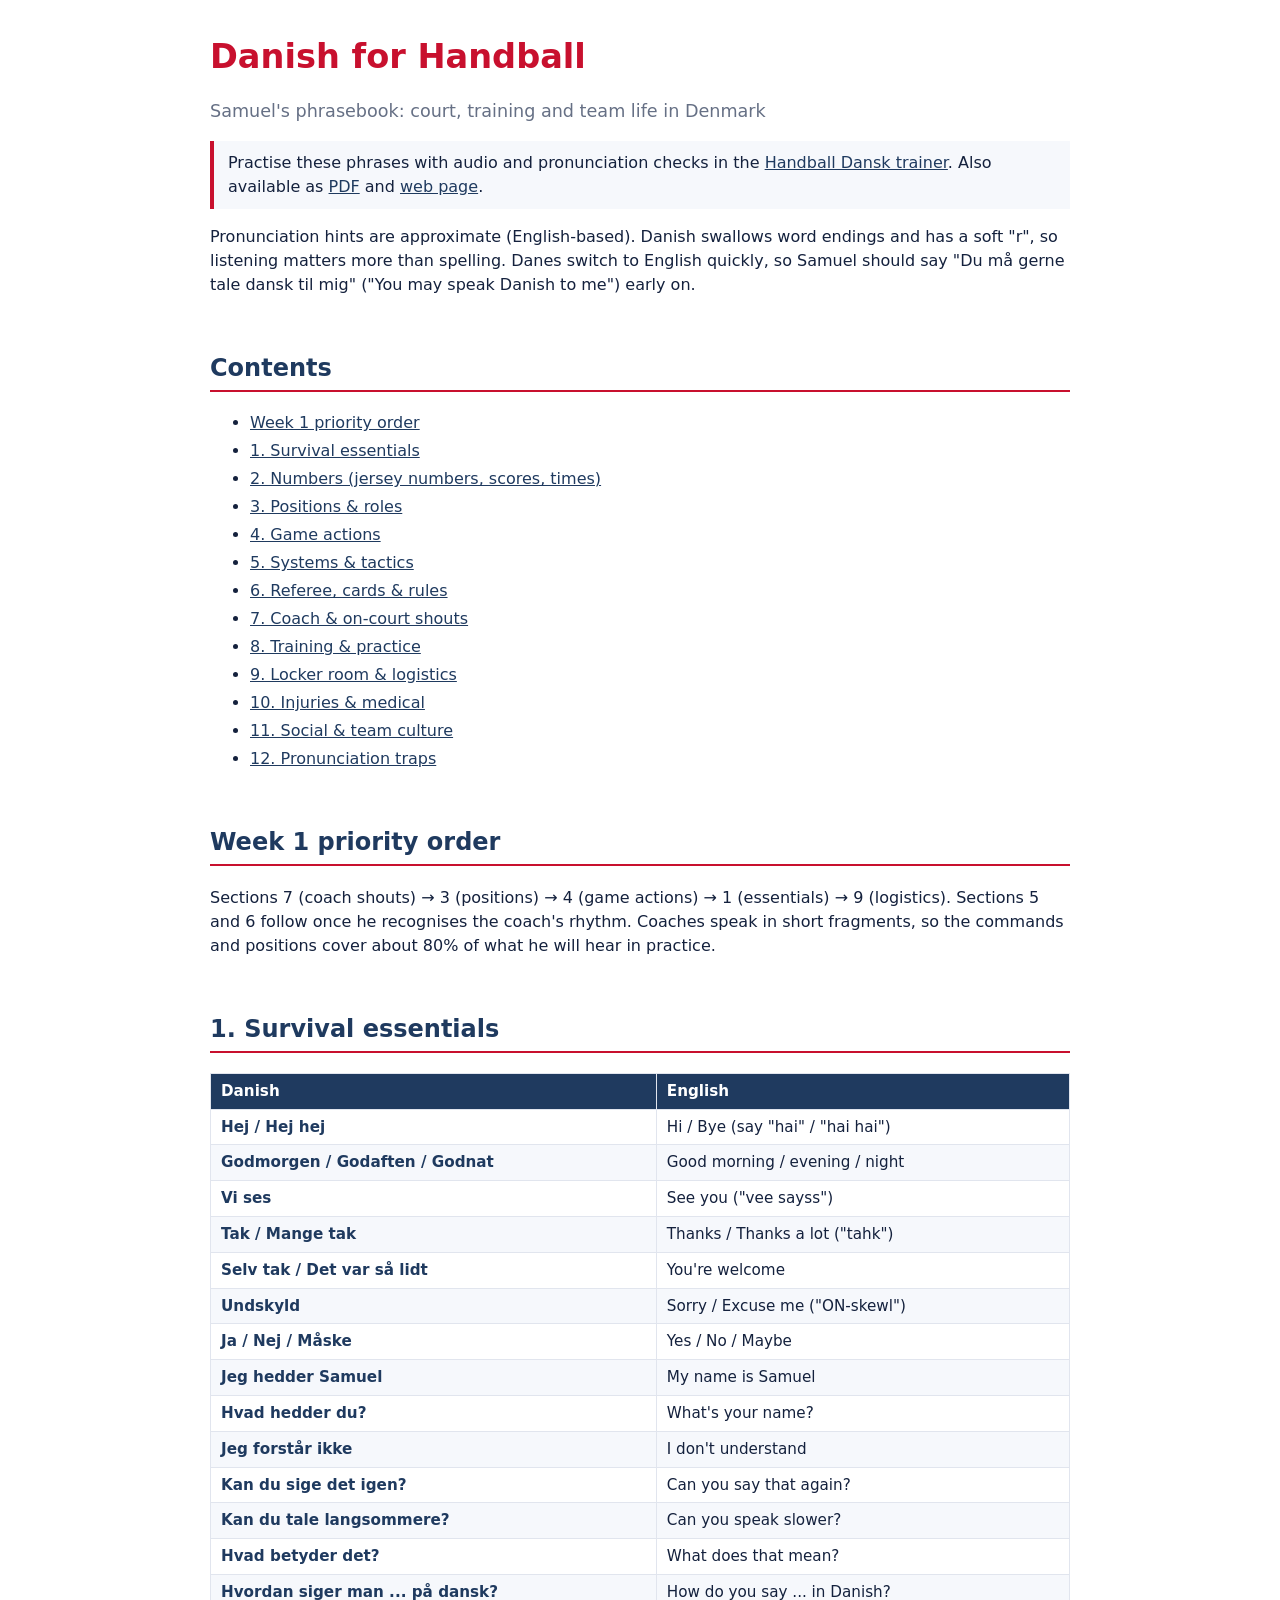
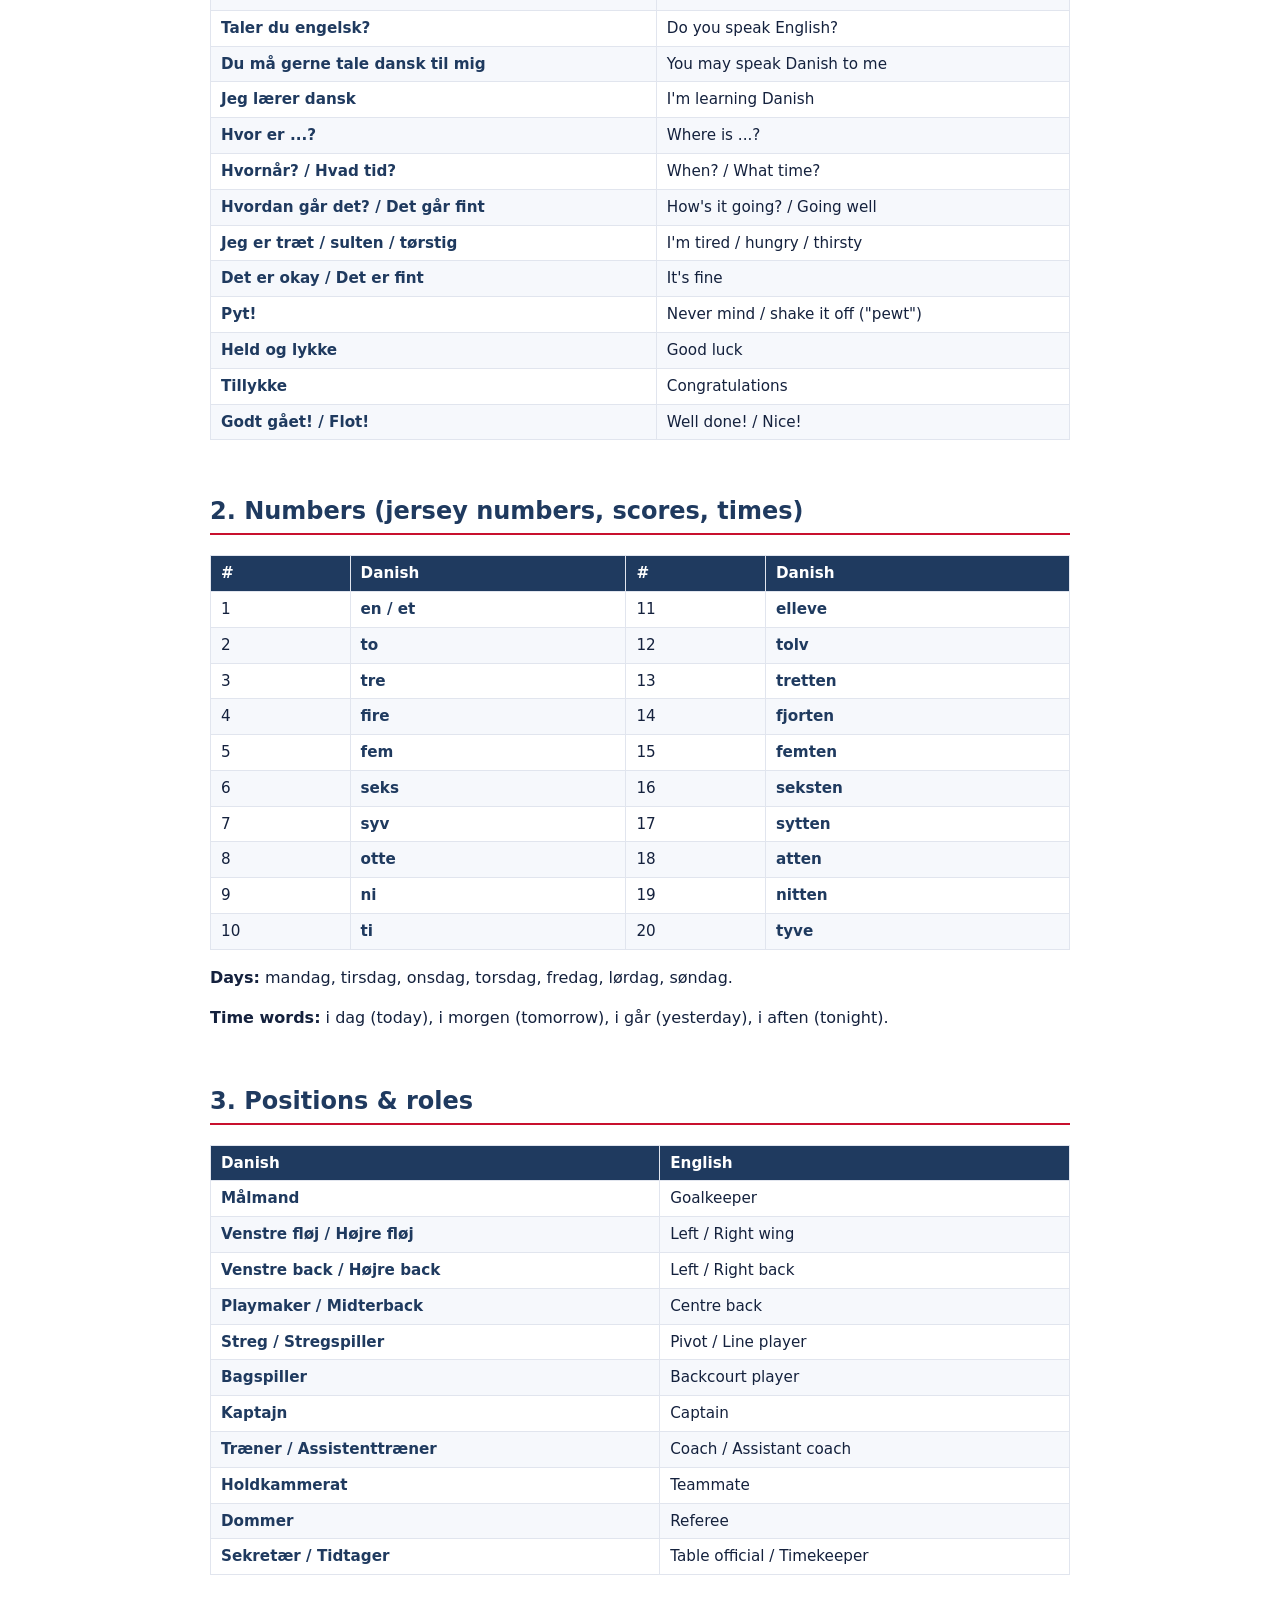
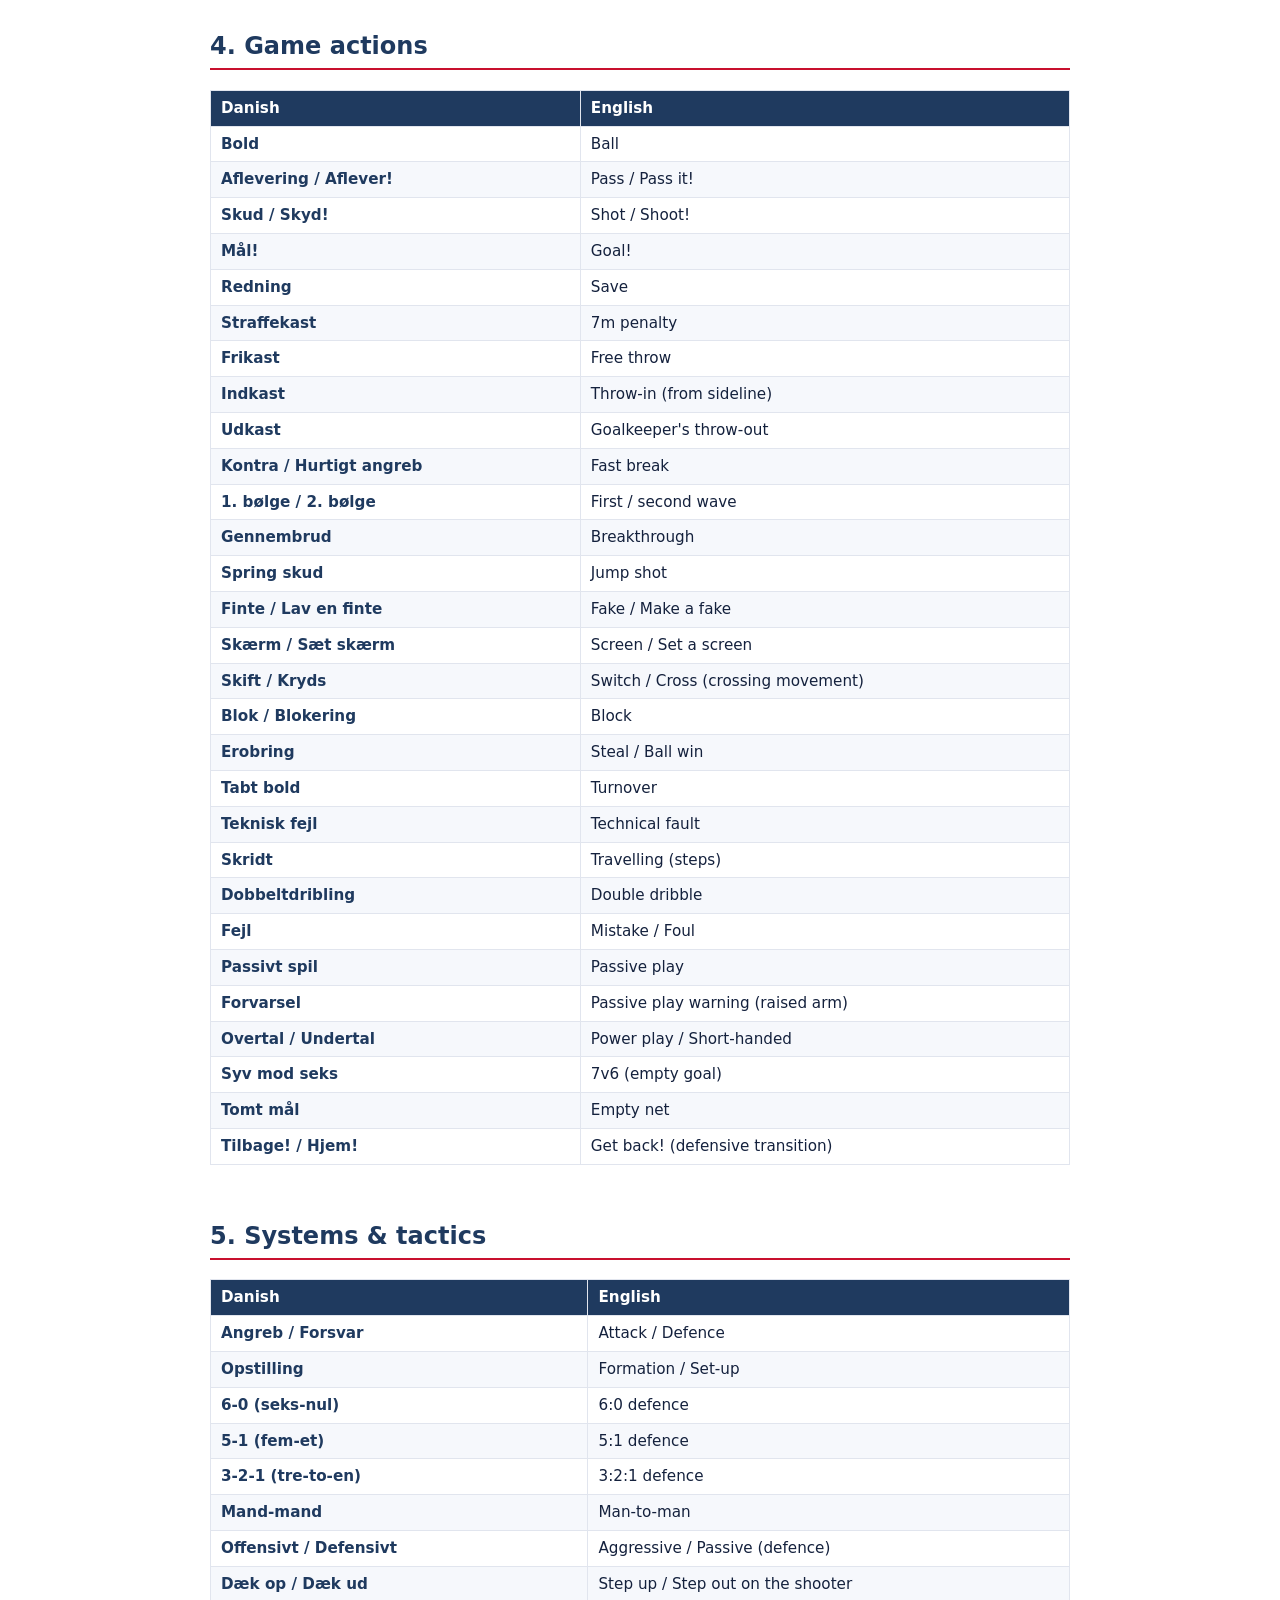
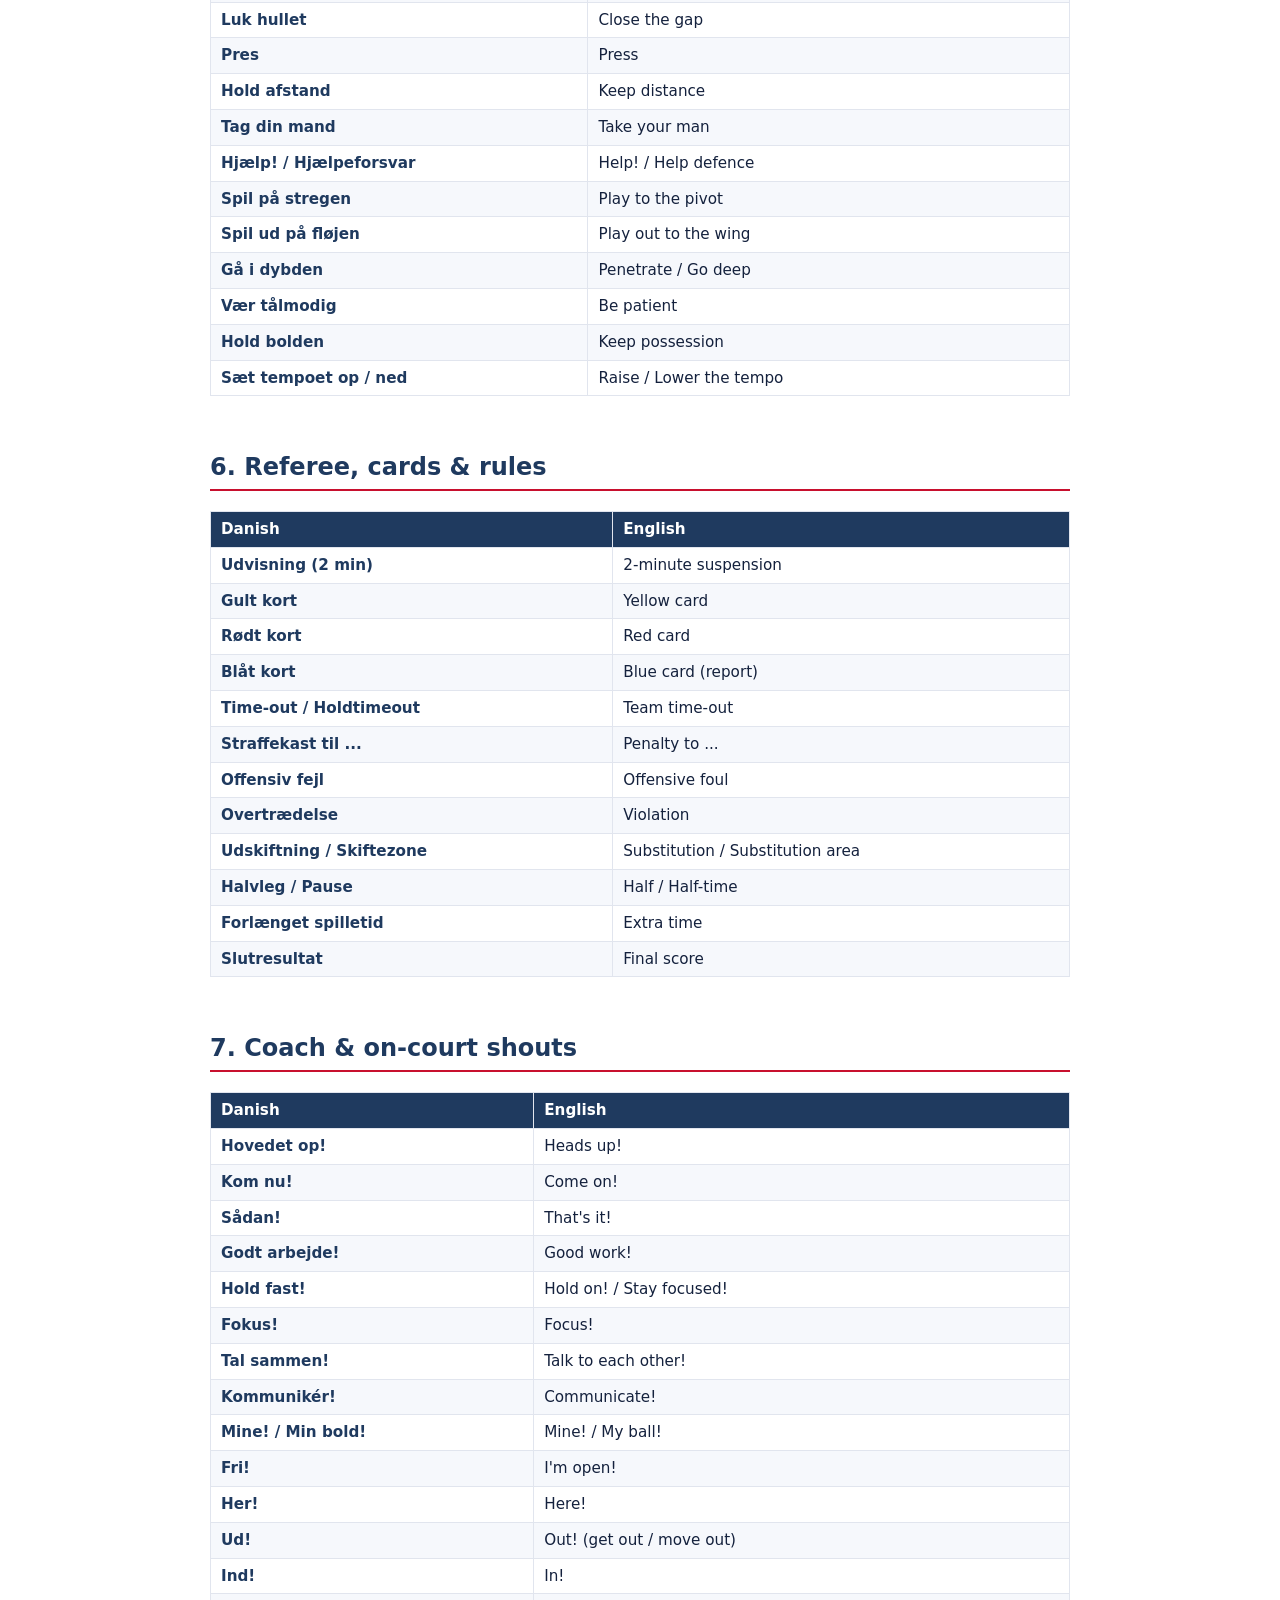
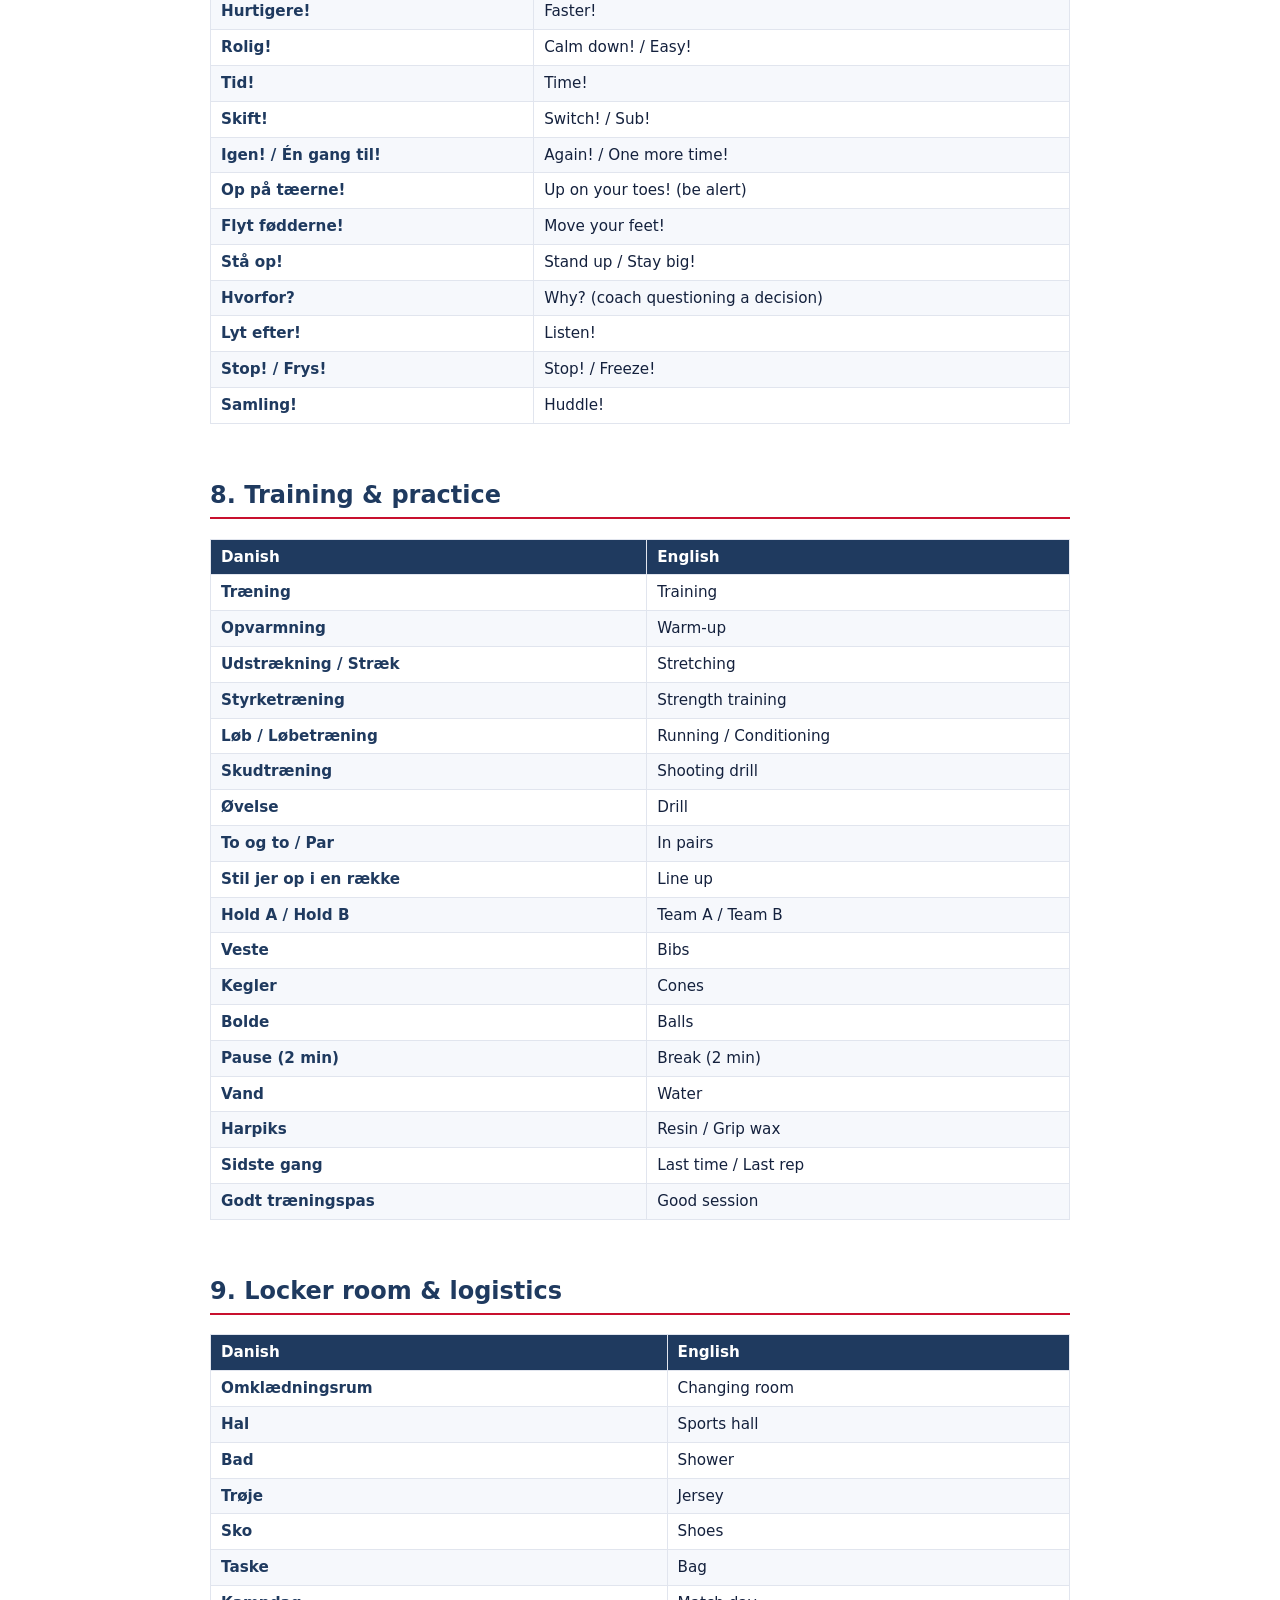
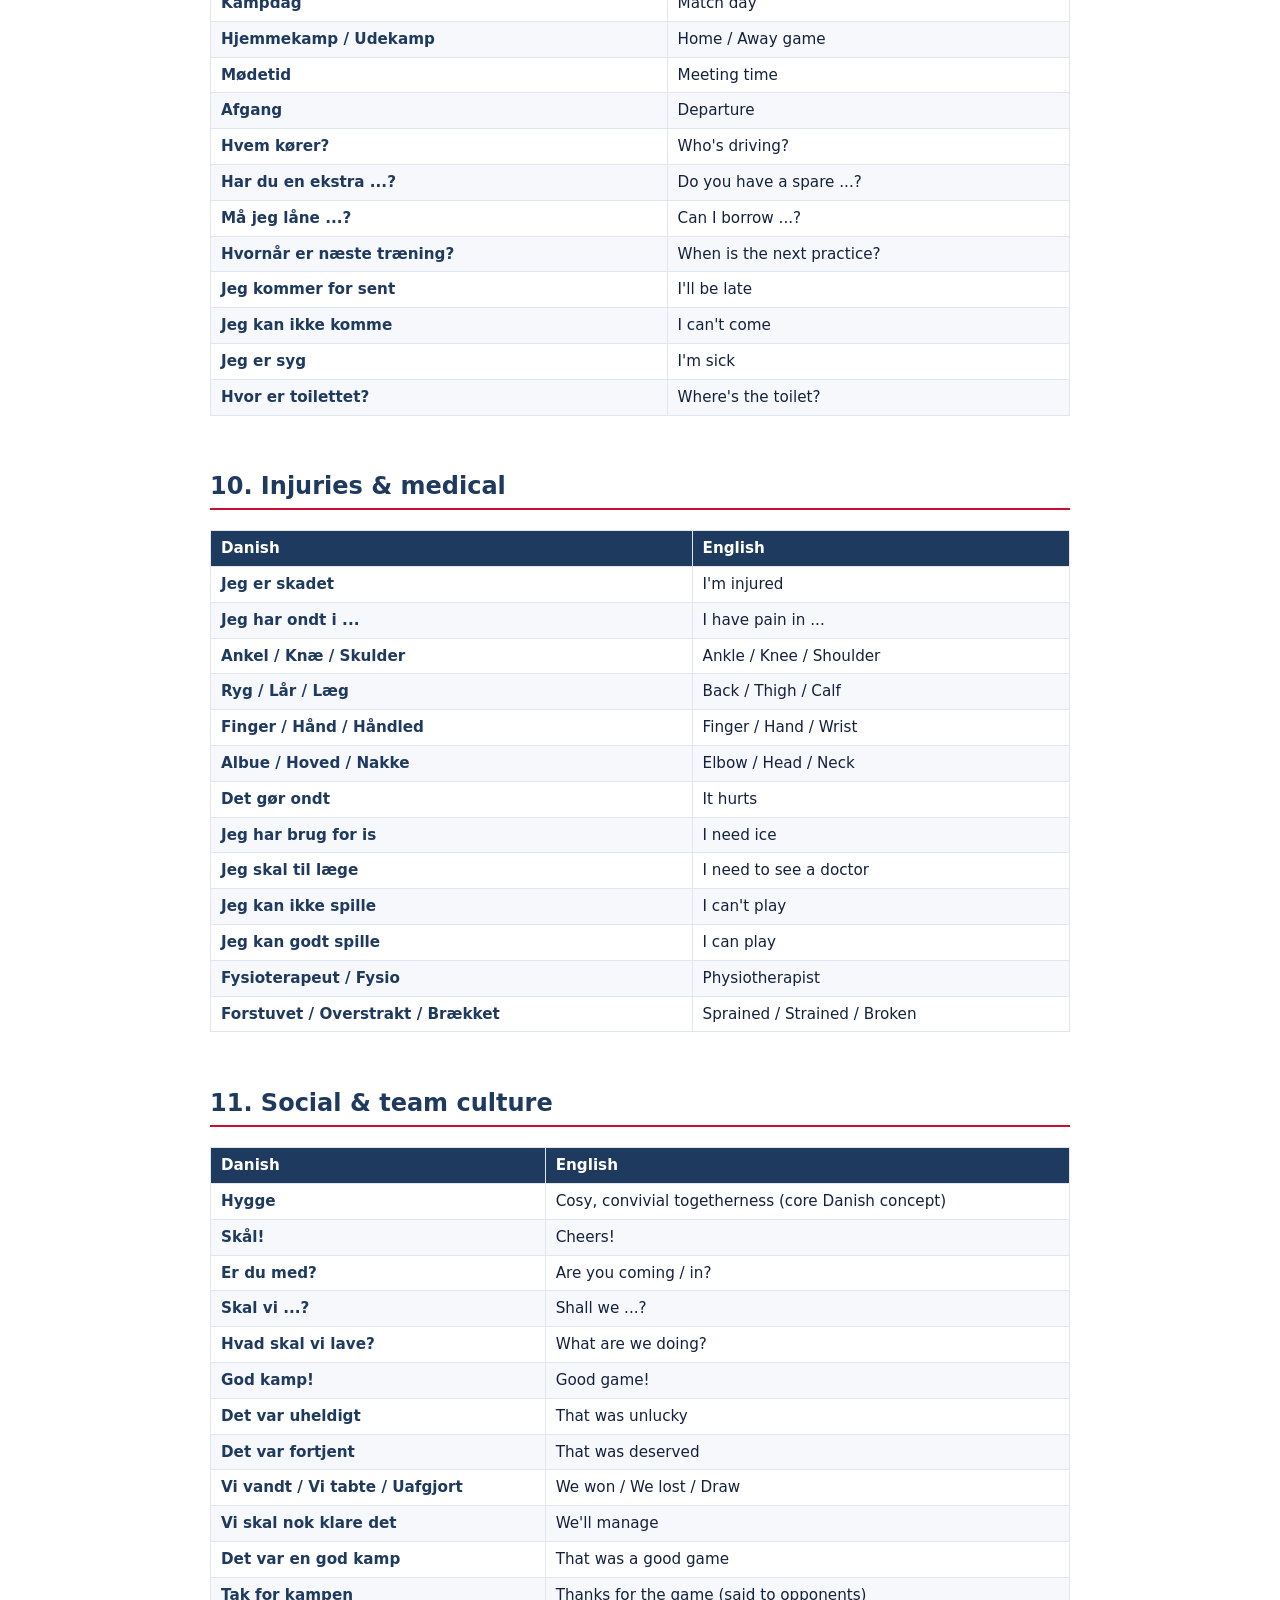
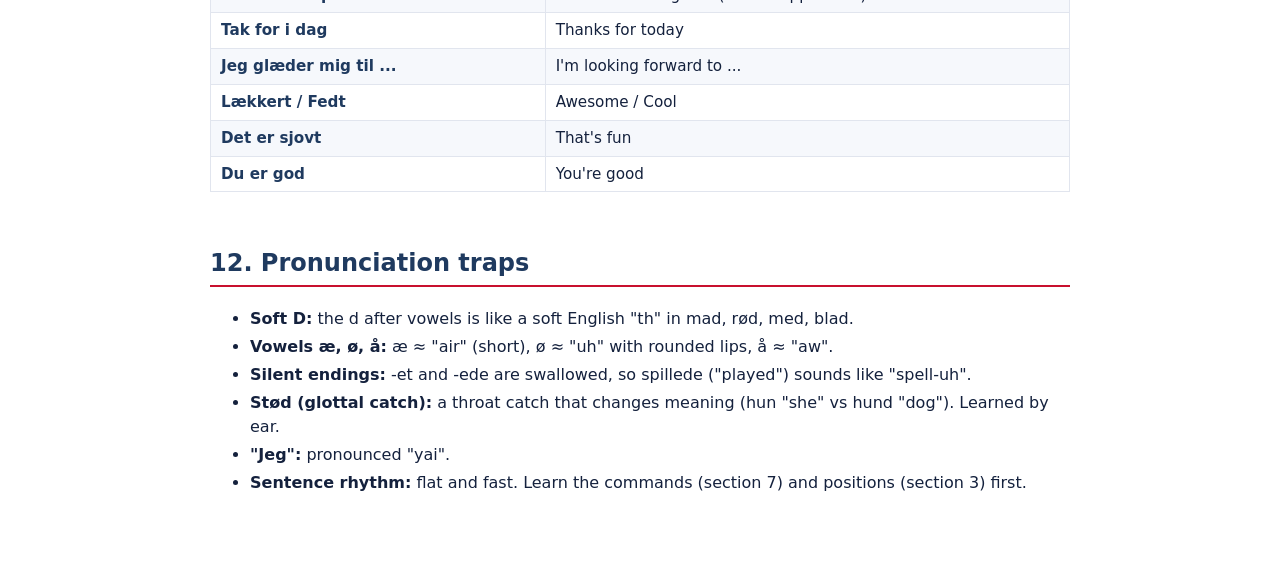
<file: docs/Danish_english_vocabulary_for_Handball.html>
<!DOCTYPE html>
<html xmlns="http://www.w3.org/1999/xhtml" lang="en" xml:lang="en">
<head>
  <meta charset="utf-8" />
  <meta name="generator" content="pandoc" />
  <meta name="viewport" content="width=device-width, initial-scale=1.0, user-scalable=yes" />
  <title>Danish for Handball</title>
  <style>
code{white-space: pre-wrap;}
span.smallcaps{font-variant: small-caps;}
div.columns{display: flex; gap: min(4vw, 1.5em);}
div.column{flex: auto; overflow-x: auto;}
div.hanging-indent{margin-left: 1.5em; text-indent: -1.5em;}

ul.task-list[class]{list-style: none;}
ul.task-list li input[type="checkbox"] {
font-size: inherit;
width: 0.8em;
margin: 0 0.8em 0.2em -1.6em;
vertical-align: middle;
}
.display.math{display: block; text-align: center; margin: 0.5rem auto;}
</style>
  <style type="text/css">:root{--ink:#14213d;--mut:#667085;--line:#e1e5ee;--red:#c8102e;--navy:#1f3a5f;--zebra:#f6f8fc}
html{font:16px/1.5 system-ui,-apple-system,"Segoe UI",Roboto,Arial,sans-serif;color:var(--ink)}
body{max-width:860px;margin:0 auto;padding:32px 20px 60px}
h1{color:var(--red);font-size:2.1rem;margin:0 0 4px}
h1+p em{color:var(--mut);font-style:normal;font-size:1.1rem}
h2{color:var(--navy);border-bottom:2px solid var(--red);padding-bottom:4px;margin-top:2.2em}
a{color:var(--navy)}
blockquote{margin:16px 0;padding:10px 14px;border-left:4px solid var(--red);background:var(--zebra);color:var(--ink)}
blockquote p{margin:0}
table{border-collapse:collapse;width:100%;margin:12px 0;font-size:.95rem}
th,td{border:1px solid var(--line);padding:6px 10px;text-align:left;vertical-align:top}
th{background:var(--navy);color:#fff}
tbody tr:nth-child(even){background:var(--zebra)}
td strong{color:var(--navy)}
li{margin:4px 0}
@media print{
@page{size:A4;margin:16mm 14mm}
html{font-size:11pt}
body{max-width:none;padding:0}
h2{break-after:avoid;margin-top:1.4em}
tr,blockquote,li{break-inside:avoid}
thead{display:table-header-group}
a{text-decoration:none}
*{-webkit-print-color-adjust:exact;print-color-adjust:exact}
}
</style>
  <link href="[data-uri]" rel="icon" type="image/svg+xml">
</head>
<body>
<h1 id="danish-for-handball">Danish for Handball</h1>
<p><em>Samuel&#39;s phrasebook: court, training and team life in
Denmark</em></p>
<blockquote>
<p>Practise these phrases with audio and pronunciation checks in the <a href="https://fzaire.github.io/danish-english-handball-language/">Handball
Dansk trainer</a>. Also available as <a href="https://fzaire.github.io/danish-english-handball-language/docs/Danish_english_vocabulary_for_Handball.pdf">PDF</a>
and <a href="https://fzaire.github.io/danish-english-handball-language/docs/Danish_english_vocabulary_for_Handball.html">web
page</a>.</p>
</blockquote>
<p>Pronunciation hints are approximate (English-based). Danish swallows
word endings and has a soft &quot;r&quot;, so listening matters more than
spelling. Danes switch to English quickly, so Samuel should say &quot;Du må
gerne tale dansk til mig&quot; (&quot;You may speak Danish to me&quot;) early on.</p>
<h2 id="contents">Contents</h2>
<ul>
<li><a href="#week-1-priority-order">Week 1 priority order</a></li>
<li><a href="#1-survival-essentials">1. Survival essentials</a></li>
<li><a href="#2-numbers-jersey-numbers-scores-times">2. Numbers (jersey
numbers, scores, times)</a></li>
<li><a href="#3-positions--roles">3. Positions &amp; roles</a></li>
<li><a href="#4-game-actions">4. Game actions</a></li>
<li><a href="#5-systems--tactics">5. Systems &amp; tactics</a></li>
<li><a href="#6-referee-cards--rules">6. Referee, cards &amp;
rules</a></li>
<li><a href="#7-coach--on-court-shouts">7. Coach &amp; on-court
shouts</a></li>
<li><a href="#8-training--practice">8. Training &amp; practice</a></li>
<li><a href="#9-locker-room--logistics">9. Locker room &amp;
logistics</a></li>
<li><a href="#10-injuries--medical">10. Injuries &amp; medical</a></li>
<li><a href="#11-social--team-culture">11. Social &amp; team
culture</a></li>
<li><a href="#12-pronunciation-traps">12. Pronunciation traps</a></li>
</ul>
<h2 id="week-1-priority-order">Week 1 priority order</h2>
<p>Sections 7 (coach shouts) → 3 (positions) → 4 (game actions) → 1
(essentials) → 9 (logistics). Sections 5 and 6 follow once he recognises
the coach&#39;s rhythm. Coaches speak in short fragments, so the commands
and positions cover about 80% of what he will hear in practice.</p>
<h2 id="1-survival-essentials">1. Survival essentials</h2>
<table>
<thead>
<tr class="header">
<th><strong>Danish</strong></th>
<th><strong>English</strong></th>
</tr>
</thead>
<tbody>
<tr class="odd">
<td><strong>Hej / Hej hej</strong></td>
<td>Hi / Bye (say &quot;hai&quot; / &quot;hai hai&quot;)</td>
</tr>
<tr class="even">
<td><strong>Godmorgen / Godaften / Godnat</strong></td>
<td>Good morning / evening / night</td>
</tr>
<tr class="odd">
<td><strong>Vi ses</strong></td>
<td>See you (&quot;vee sayss&quot;)</td>
</tr>
<tr class="even">
<td><strong>Tak / Mange tak</strong></td>
<td>Thanks / Thanks a lot (&quot;tahk&quot;)</td>
</tr>
<tr class="odd">
<td><strong>Selv tak / Det var så lidt</strong></td>
<td>You&#39;re welcome</td>
</tr>
<tr class="even">
<td><strong>Undskyld</strong></td>
<td>Sorry / Excuse me (&quot;ON-skewl&quot;)</td>
</tr>
<tr class="odd">
<td><strong>Ja / Nej / Måske</strong></td>
<td>Yes / No / Maybe</td>
</tr>
<tr class="even">
<td><strong>Jeg hedder Samuel</strong></td>
<td>My name is Samuel</td>
</tr>
<tr class="odd">
<td><strong>Hvad hedder du?</strong></td>
<td>What&#39;s your name?</td>
</tr>
<tr class="even">
<td><strong>Jeg forstår ikke</strong></td>
<td>I don&#39;t understand</td>
</tr>
<tr class="odd">
<td><strong>Kan du sige det igen?</strong></td>
<td>Can you say that again?</td>
</tr>
<tr class="even">
<td><strong>Kan du tale langsommere?</strong></td>
<td>Can you speak slower?</td>
</tr>
<tr class="odd">
<td><strong>Hvad betyder det?</strong></td>
<td>What does that mean?</td>
</tr>
<tr class="even">
<td><strong>Hvordan siger man ... på dansk?</strong></td>
<td>How do you say ... in Danish?</td>
</tr>
<tr class="odd">
<td><strong>Taler du engelsk?</strong></td>
<td>Do you speak English?</td>
</tr>
<tr class="even">
<td><strong>Du må gerne tale dansk til mig</strong></td>
<td>You may speak Danish to me</td>
</tr>
<tr class="odd">
<td><strong>Jeg lærer dansk</strong></td>
<td>I&#39;m learning Danish</td>
</tr>
<tr class="even">
<td><strong>Hvor er ...?</strong></td>
<td>Where is ...?</td>
</tr>
<tr class="odd">
<td><strong>Hvornår? / Hvad tid?</strong></td>
<td>When? / What time?</td>
</tr>
<tr class="even">
<td><strong>Hvordan går det? / Det går fint</strong></td>
<td>How&#39;s it going? / Going well</td>
</tr>
<tr class="odd">
<td><strong>Jeg er træt / sulten / tørstig</strong></td>
<td>I&#39;m tired / hungry / thirsty</td>
</tr>
<tr class="even">
<td><strong>Det er okay / Det er fint</strong></td>
<td>It&#39;s fine</td>
</tr>
<tr class="odd">
<td><strong>Pyt!</strong></td>
<td>Never mind / shake it off (&quot;pewt&quot;)</td>
</tr>
<tr class="even">
<td><strong>Held og lykke</strong></td>
<td>Good luck</td>
</tr>
<tr class="odd">
<td><strong>Tillykke</strong></td>
<td>Congratulations</td>
</tr>
<tr class="even">
<td><strong>Godt gået! / Flot!</strong></td>
<td>Well done! / Nice!</td>
</tr>
</tbody>
</table>
<h2 id="2-numbers-jersey-numbers-scores-times">2. Numbers (jersey
numbers, scores, times)</h2>
<table>
<thead>
<tr class="header">
<th><strong>#</strong></th>
<th><strong>Danish</strong></th>
<th><strong>#</strong></th>
<th><strong>Danish</strong></th>
</tr>
</thead>
<tbody>
<tr class="odd">
<td>1</td>
<td><strong>en / et</strong></td>
<td>11</td>
<td><strong>elleve</strong></td>
</tr>
<tr class="even">
<td>2</td>
<td><strong>to</strong></td>
<td>12</td>
<td><strong>tolv</strong></td>
</tr>
<tr class="odd">
<td>3</td>
<td><strong>tre</strong></td>
<td>13</td>
<td><strong>tretten</strong></td>
</tr>
<tr class="even">
<td>4</td>
<td><strong>fire</strong></td>
<td>14</td>
<td><strong>fjorten</strong></td>
</tr>
<tr class="odd">
<td>5</td>
<td><strong>fem</strong></td>
<td>15</td>
<td><strong>femten</strong></td>
</tr>
<tr class="even">
<td>6</td>
<td><strong>seks</strong></td>
<td>16</td>
<td><strong>seksten</strong></td>
</tr>
<tr class="odd">
<td>7</td>
<td><strong>syv</strong></td>
<td>17</td>
<td><strong>sytten</strong></td>
</tr>
<tr class="even">
<td>8</td>
<td><strong>otte</strong></td>
<td>18</td>
<td><strong>atten</strong></td>
</tr>
<tr class="odd">
<td>9</td>
<td><strong>ni</strong></td>
<td>19</td>
<td><strong>nitten</strong></td>
</tr>
<tr class="even">
<td>10</td>
<td><strong>ti</strong></td>
<td>20</td>
<td><strong>tyve</strong></td>
</tr>
</tbody>
</table>
<p><strong>Days:</strong> mandag, tirsdag, onsdag, torsdag, fredag,
lørdag, søndag.</p>
<p><strong>Time words:</strong> i dag (today), i morgen (tomorrow), i
går (yesterday), i aften (tonight).</p>
<h2 id="3-positions--roles">3. Positions &amp; roles</h2>
<table>
<thead>
<tr class="header">
<th><strong>Danish</strong></th>
<th><strong>English</strong></th>
</tr>
</thead>
<tbody>
<tr class="odd">
<td><strong>Målmand</strong></td>
<td>Goalkeeper</td>
</tr>
<tr class="even">
<td><strong>Venstre fløj / Højre fløj</strong></td>
<td>Left / Right wing</td>
</tr>
<tr class="odd">
<td><strong>Venstre back / Højre back</strong></td>
<td>Left / Right back</td>
</tr>
<tr class="even">
<td><strong>Playmaker / Midterback</strong></td>
<td>Centre back</td>
</tr>
<tr class="odd">
<td><strong>Streg / Stregspiller</strong></td>
<td>Pivot / Line player</td>
</tr>
<tr class="even">
<td><strong>Bagspiller</strong></td>
<td>Backcourt player</td>
</tr>
<tr class="odd">
<td><strong>Kaptajn</strong></td>
<td>Captain</td>
</tr>
<tr class="even">
<td><strong>Træner / Assistenttræner</strong></td>
<td>Coach / Assistant coach</td>
</tr>
<tr class="odd">
<td><strong>Holdkammerat</strong></td>
<td>Teammate</td>
</tr>
<tr class="even">
<td><strong>Dommer</strong></td>
<td>Referee</td>
</tr>
<tr class="odd">
<td><strong>Sekretær / Tidtager</strong></td>
<td>Table official / Timekeeper</td>
</tr>
</tbody>
</table>
<h2 id="4-game-actions">4. Game actions</h2>
<table>
<thead>
<tr class="header">
<th><strong>Danish</strong></th>
<th><strong>English</strong></th>
</tr>
</thead>
<tbody>
<tr class="odd">
<td><strong>Bold</strong></td>
<td>Ball</td>
</tr>
<tr class="even">
<td><strong>Aflevering / Aflever!</strong></td>
<td>Pass / Pass it!</td>
</tr>
<tr class="odd">
<td><strong>Skud / Skyd!</strong></td>
<td>Shot / Shoot!</td>
</tr>
<tr class="even">
<td><strong>Mål!</strong></td>
<td>Goal!</td>
</tr>
<tr class="odd">
<td><strong>Redning</strong></td>
<td>Save</td>
</tr>
<tr class="even">
<td><strong>Straffekast</strong></td>
<td>7m penalty</td>
</tr>
<tr class="odd">
<td><strong>Frikast</strong></td>
<td>Free throw</td>
</tr>
<tr class="even">
<td><strong>Indkast</strong></td>
<td>Throw-in (from sideline)</td>
</tr>
<tr class="odd">
<td><strong>Udkast</strong></td>
<td>Goalkeeper&#39;s throw-out</td>
</tr>
<tr class="even">
<td><strong>Kontra / Hurtigt angreb</strong></td>
<td>Fast break</td>
</tr>
<tr class="odd">
<td><strong>1. bølge / 2. bølge</strong></td>
<td>First / second wave</td>
</tr>
<tr class="even">
<td><strong>Gennembrud</strong></td>
<td>Breakthrough</td>
</tr>
<tr class="odd">
<td><strong>Spring skud</strong></td>
<td>Jump shot</td>
</tr>
<tr class="even">
<td><strong>Finte / Lav en finte</strong></td>
<td>Fake / Make a fake</td>
</tr>
<tr class="odd">
<td><strong>Skærm / Sæt skærm</strong></td>
<td>Screen / Set a screen</td>
</tr>
<tr class="even">
<td><strong>Skift / Kryds</strong></td>
<td>Switch / Cross (crossing movement)</td>
</tr>
<tr class="odd">
<td><strong>Blok / Blokering</strong></td>
<td>Block</td>
</tr>
<tr class="even">
<td><strong>Erobring</strong></td>
<td>Steal / Ball win</td>
</tr>
<tr class="odd">
<td><strong>Tabt bold</strong></td>
<td>Turnover</td>
</tr>
<tr class="even">
<td><strong>Teknisk fejl</strong></td>
<td>Technical fault</td>
</tr>
<tr class="odd">
<td><strong>Skridt</strong></td>
<td>Travelling (steps)</td>
</tr>
<tr class="even">
<td><strong>Dobbeltdribling</strong></td>
<td>Double dribble</td>
</tr>
<tr class="odd">
<td><strong>Fejl</strong></td>
<td>Mistake / Foul</td>
</tr>
<tr class="even">
<td><strong>Passivt spil</strong></td>
<td>Passive play</td>
</tr>
<tr class="odd">
<td><strong>Forvarsel</strong></td>
<td>Passive play warning (raised arm)</td>
</tr>
<tr class="even">
<td><strong>Overtal / Undertal</strong></td>
<td>Power play / Short-handed</td>
</tr>
<tr class="odd">
<td><strong>Syv mod seks</strong></td>
<td>7v6 (empty goal)</td>
</tr>
<tr class="even">
<td><strong>Tomt mål</strong></td>
<td>Empty net</td>
</tr>
<tr class="odd">
<td><strong>Tilbage! / Hjem!</strong></td>
<td>Get back! (defensive transition)</td>
</tr>
</tbody>
</table>
<h2 id="5-systems--tactics">5. Systems &amp; tactics</h2>
<table>
<thead>
<tr class="header">
<th><strong>Danish</strong></th>
<th><strong>English</strong></th>
</tr>
</thead>
<tbody>
<tr class="odd">
<td><strong>Angreb / Forsvar</strong></td>
<td>Attack / Defence</td>
</tr>
<tr class="even">
<td><strong>Opstilling</strong></td>
<td>Formation / Set-up</td>
</tr>
<tr class="odd">
<td><strong>6-0 (seks-nul)</strong></td>
<td>6:0 defence</td>
</tr>
<tr class="even">
<td><strong>5-1 (fem-et)</strong></td>
<td>5:1 defence</td>
</tr>
<tr class="odd">
<td><strong>3-2-1 (tre-to-en)</strong></td>
<td>3:2:1 defence</td>
</tr>
<tr class="even">
<td><strong>Mand-mand</strong></td>
<td>Man-to-man</td>
</tr>
<tr class="odd">
<td><strong>Offensivt / Defensivt</strong></td>
<td>Aggressive / Passive (defence)</td>
</tr>
<tr class="even">
<td><strong>Dæk op / Dæk ud</strong></td>
<td>Step up / Step out on the shooter</td>
</tr>
<tr class="odd">
<td><strong>Luk hullet</strong></td>
<td>Close the gap</td>
</tr>
<tr class="even">
<td><strong>Pres</strong></td>
<td>Press</td>
</tr>
<tr class="odd">
<td><strong>Hold afstand</strong></td>
<td>Keep distance</td>
</tr>
<tr class="even">
<td><strong>Tag din mand</strong></td>
<td>Take your man</td>
</tr>
<tr class="odd">
<td><strong>Hjælp! / Hjælpeforsvar</strong></td>
<td>Help! / Help defence</td>
</tr>
<tr class="even">
<td><strong>Spil på stregen</strong></td>
<td>Play to the pivot</td>
</tr>
<tr class="odd">
<td><strong>Spil ud på fløjen</strong></td>
<td>Play out to the wing</td>
</tr>
<tr class="even">
<td><strong>Gå i dybden</strong></td>
<td>Penetrate / Go deep</td>
</tr>
<tr class="odd">
<td><strong>Vær tålmodig</strong></td>
<td>Be patient</td>
</tr>
<tr class="even">
<td><strong>Hold bolden</strong></td>
<td>Keep possession</td>
</tr>
<tr class="odd">
<td><strong>Sæt tempoet op / ned</strong></td>
<td>Raise / Lower the tempo</td>
</tr>
</tbody>
</table>
<h2 id="6-referee-cards--rules">6. Referee, cards &amp; rules</h2>
<table>
<thead>
<tr class="header">
<th><strong>Danish</strong></th>
<th><strong>English</strong></th>
</tr>
</thead>
<tbody>
<tr class="odd">
<td><strong>Udvisning (2 min)</strong></td>
<td>2-minute suspension</td>
</tr>
<tr class="even">
<td><strong>Gult kort</strong></td>
<td>Yellow card</td>
</tr>
<tr class="odd">
<td><strong>Rødt kort</strong></td>
<td>Red card</td>
</tr>
<tr class="even">
<td><strong>Blåt kort</strong></td>
<td>Blue card (report)</td>
</tr>
<tr class="odd">
<td><strong>Time-out / Holdtimeout</strong></td>
<td>Team time-out</td>
</tr>
<tr class="even">
<td><strong>Straffekast til ...</strong></td>
<td>Penalty to ...</td>
</tr>
<tr class="odd">
<td><strong>Offensiv fejl</strong></td>
<td>Offensive foul</td>
</tr>
<tr class="even">
<td><strong>Overtrædelse</strong></td>
<td>Violation</td>
</tr>
<tr class="odd">
<td><strong>Udskiftning / Skiftezone</strong></td>
<td>Substitution / Substitution area</td>
</tr>
<tr class="even">
<td><strong>Halvleg / Pause</strong></td>
<td>Half / Half-time</td>
</tr>
<tr class="odd">
<td><strong>Forlænget spilletid</strong></td>
<td>Extra time</td>
</tr>
<tr class="even">
<td><strong>Slutresultat</strong></td>
<td>Final score</td>
</tr>
</tbody>
</table>
<h2 id="7-coach--on-court-shouts">7. Coach &amp; on-court shouts</h2>
<table>
<thead>
<tr class="header">
<th><strong>Danish</strong></th>
<th><strong>English</strong></th>
</tr>
</thead>
<tbody>
<tr class="odd">
<td><strong>Hovedet op!</strong></td>
<td>Heads up!</td>
</tr>
<tr class="even">
<td><strong>Kom nu!</strong></td>
<td>Come on!</td>
</tr>
<tr class="odd">
<td><strong>Sådan!</strong></td>
<td>That&#39;s it!</td>
</tr>
<tr class="even">
<td><strong>Godt arbejde!</strong></td>
<td>Good work!</td>
</tr>
<tr class="odd">
<td><strong>Hold fast!</strong></td>
<td>Hold on! / Stay focused!</td>
</tr>
<tr class="even">
<td><strong>Fokus!</strong></td>
<td>Focus!</td>
</tr>
<tr class="odd">
<td><strong>Tal sammen!</strong></td>
<td>Talk to each other!</td>
</tr>
<tr class="even">
<td><strong>Kommunikér!</strong></td>
<td>Communicate!</td>
</tr>
<tr class="odd">
<td><strong>Mine! / Min bold!</strong></td>
<td>Mine! / My ball!</td>
</tr>
<tr class="even">
<td><strong>Fri!</strong></td>
<td>I&#39;m open!</td>
</tr>
<tr class="odd">
<td><strong>Her!</strong></td>
<td>Here!</td>
</tr>
<tr class="even">
<td><strong>Ud!</strong></td>
<td>Out! (get out / move out)</td>
</tr>
<tr class="odd">
<td><strong>Ind!</strong></td>
<td>In!</td>
</tr>
<tr class="even">
<td><strong>Hurtigere!</strong></td>
<td>Faster!</td>
</tr>
<tr class="odd">
<td><strong>Rolig!</strong></td>
<td>Calm down! / Easy!</td>
</tr>
<tr class="even">
<td><strong>Tid!</strong></td>
<td>Time!</td>
</tr>
<tr class="odd">
<td><strong>Skift!</strong></td>
<td>Switch! / Sub!</td>
</tr>
<tr class="even">
<td><strong>Igen! / Én gang til!</strong></td>
<td>Again! / One more time!</td>
</tr>
<tr class="odd">
<td><strong>Op på tæerne!</strong></td>
<td>Up on your toes! (be alert)</td>
</tr>
<tr class="even">
<td><strong>Flyt fødderne!</strong></td>
<td>Move your feet!</td>
</tr>
<tr class="odd">
<td><strong>Stå op!</strong></td>
<td>Stand up / Stay big!</td>
</tr>
<tr class="even">
<td><strong>Hvorfor?</strong></td>
<td>Why? (coach questioning a decision)</td>
</tr>
<tr class="odd">
<td><strong>Lyt efter!</strong></td>
<td>Listen!</td>
</tr>
<tr class="even">
<td><strong>Stop! / Frys!</strong></td>
<td>Stop! / Freeze!</td>
</tr>
<tr class="odd">
<td><strong>Samling!</strong></td>
<td>Huddle!</td>
</tr>
</tbody>
</table>
<h2 id="8-training--practice">8. Training &amp; practice</h2>
<table>
<thead>
<tr class="header">
<th><strong>Danish</strong></th>
<th><strong>English</strong></th>
</tr>
</thead>
<tbody>
<tr class="odd">
<td><strong>Træning</strong></td>
<td>Training</td>
</tr>
<tr class="even">
<td><strong>Opvarmning</strong></td>
<td>Warm-up</td>
</tr>
<tr class="odd">
<td><strong>Udstrækning / Stræk</strong></td>
<td>Stretching</td>
</tr>
<tr class="even">
<td><strong>Styrketræning</strong></td>
<td>Strength training</td>
</tr>
<tr class="odd">
<td><strong>Løb / Løbetræning</strong></td>
<td>Running / Conditioning</td>
</tr>
<tr class="even">
<td><strong>Skudtræning</strong></td>
<td>Shooting drill</td>
</tr>
<tr class="odd">
<td><strong>Øvelse</strong></td>
<td>Drill</td>
</tr>
<tr class="even">
<td><strong>To og to / Par</strong></td>
<td>In pairs</td>
</tr>
<tr class="odd">
<td><strong>Stil jer op i en række</strong></td>
<td>Line up</td>
</tr>
<tr class="even">
<td><strong>Hold A / Hold B</strong></td>
<td>Team A / Team B</td>
</tr>
<tr class="odd">
<td><strong>Veste</strong></td>
<td>Bibs</td>
</tr>
<tr class="even">
<td><strong>Kegler</strong></td>
<td>Cones</td>
</tr>
<tr class="odd">
<td><strong>Bolde</strong></td>
<td>Balls</td>
</tr>
<tr class="even">
<td><strong>Pause (2 min)</strong></td>
<td>Break (2 min)</td>
</tr>
<tr class="odd">
<td><strong>Vand</strong></td>
<td>Water</td>
</tr>
<tr class="even">
<td><strong>Harpiks</strong></td>
<td>Resin / Grip wax</td>
</tr>
<tr class="odd">
<td><strong>Sidste gang</strong></td>
<td>Last time / Last rep</td>
</tr>
<tr class="even">
<td><strong>Godt træningspas</strong></td>
<td>Good session</td>
</tr>
</tbody>
</table>
<h2 id="9-locker-room--logistics">9. Locker room &amp; logistics</h2>
<table>
<thead>
<tr class="header">
<th><strong>Danish</strong></th>
<th><strong>English</strong></th>
</tr>
</thead>
<tbody>
<tr class="odd">
<td><strong>Omklædningsrum</strong></td>
<td>Changing room</td>
</tr>
<tr class="even">
<td><strong>Hal</strong></td>
<td>Sports hall</td>
</tr>
<tr class="odd">
<td><strong>Bad</strong></td>
<td>Shower</td>
</tr>
<tr class="even">
<td><strong>Trøje</strong></td>
<td>Jersey</td>
</tr>
<tr class="odd">
<td><strong>Sko</strong></td>
<td>Shoes</td>
</tr>
<tr class="even">
<td><strong>Taske</strong></td>
<td>Bag</td>
</tr>
<tr class="odd">
<td><strong>Kampdag</strong></td>
<td>Match day</td>
</tr>
<tr class="even">
<td><strong>Hjemmekamp / Udekamp</strong></td>
<td>Home / Away game</td>
</tr>
<tr class="odd">
<td><strong>Mødetid</strong></td>
<td>Meeting time</td>
</tr>
<tr class="even">
<td><strong>Afgang</strong></td>
<td>Departure</td>
</tr>
<tr class="odd">
<td><strong>Hvem kører?</strong></td>
<td>Who&#39;s driving?</td>
</tr>
<tr class="even">
<td><strong>Har du en ekstra ...?</strong></td>
<td>Do you have a spare ...?</td>
</tr>
<tr class="odd">
<td><strong>Må jeg låne ...?</strong></td>
<td>Can I borrow ...?</td>
</tr>
<tr class="even">
<td><strong>Hvornår er næste træning?</strong></td>
<td>When is the next practice?</td>
</tr>
<tr class="odd">
<td><strong>Jeg kommer for sent</strong></td>
<td>I&#39;ll be late</td>
</tr>
<tr class="even">
<td><strong>Jeg kan ikke komme</strong></td>
<td>I can&#39;t come</td>
</tr>
<tr class="odd">
<td><strong>Jeg er syg</strong></td>
<td>I&#39;m sick</td>
</tr>
<tr class="even">
<td><strong>Hvor er toilettet?</strong></td>
<td>Where&#39;s the toilet?</td>
</tr>
</tbody>
</table>
<h2 id="10-injuries--medical">10. Injuries &amp; medical</h2>
<table>
<thead>
<tr class="header">
<th><strong>Danish</strong></th>
<th><strong>English</strong></th>
</tr>
</thead>
<tbody>
<tr class="odd">
<td><strong>Jeg er skadet</strong></td>
<td>I&#39;m injured</td>
</tr>
<tr class="even">
<td><strong>Jeg har ondt i ...</strong></td>
<td>I have pain in ...</td>
</tr>
<tr class="odd">
<td><strong>Ankel / Knæ / Skulder</strong></td>
<td>Ankle / Knee / Shoulder</td>
</tr>
<tr class="even">
<td><strong>Ryg / Lår / Læg</strong></td>
<td>Back / Thigh / Calf</td>
</tr>
<tr class="odd">
<td><strong>Finger / Hånd / Håndled</strong></td>
<td>Finger / Hand / Wrist</td>
</tr>
<tr class="even">
<td><strong>Albue / Hoved / Nakke</strong></td>
<td>Elbow / Head / Neck</td>
</tr>
<tr class="odd">
<td><strong>Det gør ondt</strong></td>
<td>It hurts</td>
</tr>
<tr class="even">
<td><strong>Jeg har brug for is</strong></td>
<td>I need ice</td>
</tr>
<tr class="odd">
<td><strong>Jeg skal til læge</strong></td>
<td>I need to see a doctor</td>
</tr>
<tr class="even">
<td><strong>Jeg kan ikke spille</strong></td>
<td>I can&#39;t play</td>
</tr>
<tr class="odd">
<td><strong>Jeg kan godt spille</strong></td>
<td>I can play</td>
</tr>
<tr class="even">
<td><strong>Fysioterapeut / Fysio</strong></td>
<td>Physiotherapist</td>
</tr>
<tr class="odd">
<td><strong>Forstuvet / Overstrakt / Brækket</strong></td>
<td>Sprained / Strained / Broken</td>
</tr>
</tbody>
</table>
<h2 id="11-social--team-culture">11. Social &amp; team culture</h2>
<table>
<thead>
<tr class="header">
<th><strong>Danish</strong></th>
<th><strong>English</strong></th>
</tr>
</thead>
<tbody>
<tr class="odd">
<td><strong>Hygge</strong></td>
<td>Cosy, convivial togetherness (core Danish concept)</td>
</tr>
<tr class="even">
<td><strong>Skål!</strong></td>
<td>Cheers!</td>
</tr>
<tr class="odd">
<td><strong>Er du med?</strong></td>
<td>Are you coming / in?</td>
</tr>
<tr class="even">
<td><strong>Skal vi ...?</strong></td>
<td>Shall we ...?</td>
</tr>
<tr class="odd">
<td><strong>Hvad skal vi lave?</strong></td>
<td>What are we doing?</td>
</tr>
<tr class="even">
<td><strong>God kamp!</strong></td>
<td>Good game!</td>
</tr>
<tr class="odd">
<td><strong>Det var uheldigt</strong></td>
<td>That was unlucky</td>
</tr>
<tr class="even">
<td><strong>Det var fortjent</strong></td>
<td>That was deserved</td>
</tr>
<tr class="odd">
<td><strong>Vi vandt / Vi tabte / Uafgjort</strong></td>
<td>We won / We lost / Draw</td>
</tr>
<tr class="even">
<td><strong>Vi skal nok klare det</strong></td>
<td>We&#39;ll manage</td>
</tr>
<tr class="odd">
<td><strong>Det var en god kamp</strong></td>
<td>That was a good game</td>
</tr>
<tr class="even">
<td><strong>Tak for kampen</strong></td>
<td>Thanks for the game (said to opponents)</td>
</tr>
<tr class="odd">
<td><strong>Tak for i dag</strong></td>
<td>Thanks for today</td>
</tr>
<tr class="even">
<td><strong>Jeg glæder mig til ...</strong></td>
<td>I&#39;m looking forward to ...</td>
</tr>
<tr class="odd">
<td><strong>Lækkert / Fedt</strong></td>
<td>Awesome / Cool</td>
</tr>
<tr class="even">
<td><strong>Det er sjovt</strong></td>
<td>That&#39;s fun</td>
</tr>
<tr class="odd">
<td><strong>Du er god</strong></td>
<td>You&#39;re good</td>
</tr>
</tbody>
</table>
<h2 id="12-pronunciation-traps">12. Pronunciation traps</h2>
<ul>
<li><strong>Soft D:</strong> the d after vowels is like a soft English
&quot;th&quot; in mad, rød, med, blad.</li>
<li><strong>Vowels æ, ø, å:</strong> æ ≈ &quot;air&quot; (short), ø ≈ &quot;uh&quot; with
rounded lips, å ≈ &quot;aw&quot;.</li>
<li><strong>Silent endings:</strong> -et and -ede are swallowed, so
spillede (&quot;played&quot;) sounds like &quot;spell-uh&quot;.</li>
<li><strong>Stød (glottal catch):</strong> a throat catch that changes
meaning (hun &quot;she&quot; vs hund &quot;dog&quot;). Learned by ear.</li>
<li><strong>&quot;Jeg&quot;:</strong> pronounced &quot;yai&quot;.</li>
<li><strong>Sentence rhythm:</strong> flat and fast. Learn the commands
(section 7) and positions (section 3) first.</li>
</ul>
</body>
</html>
</file>
